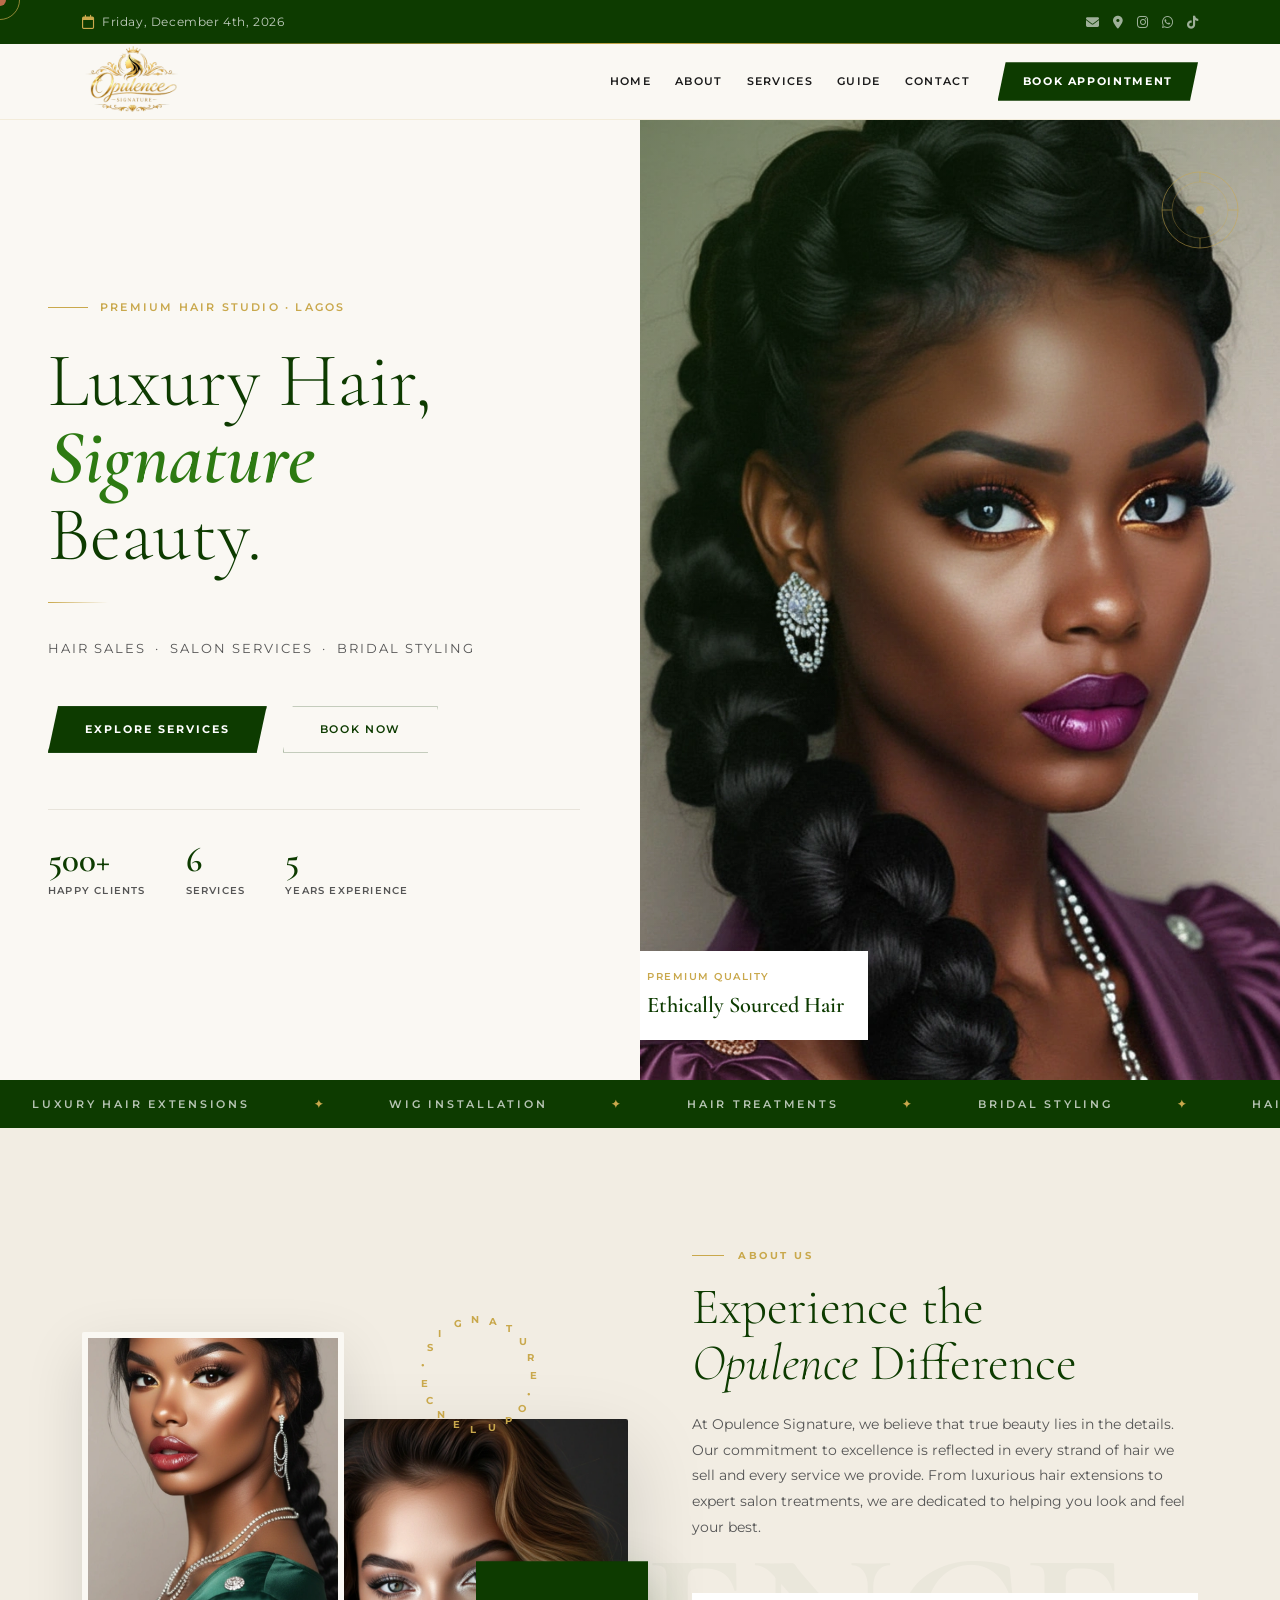
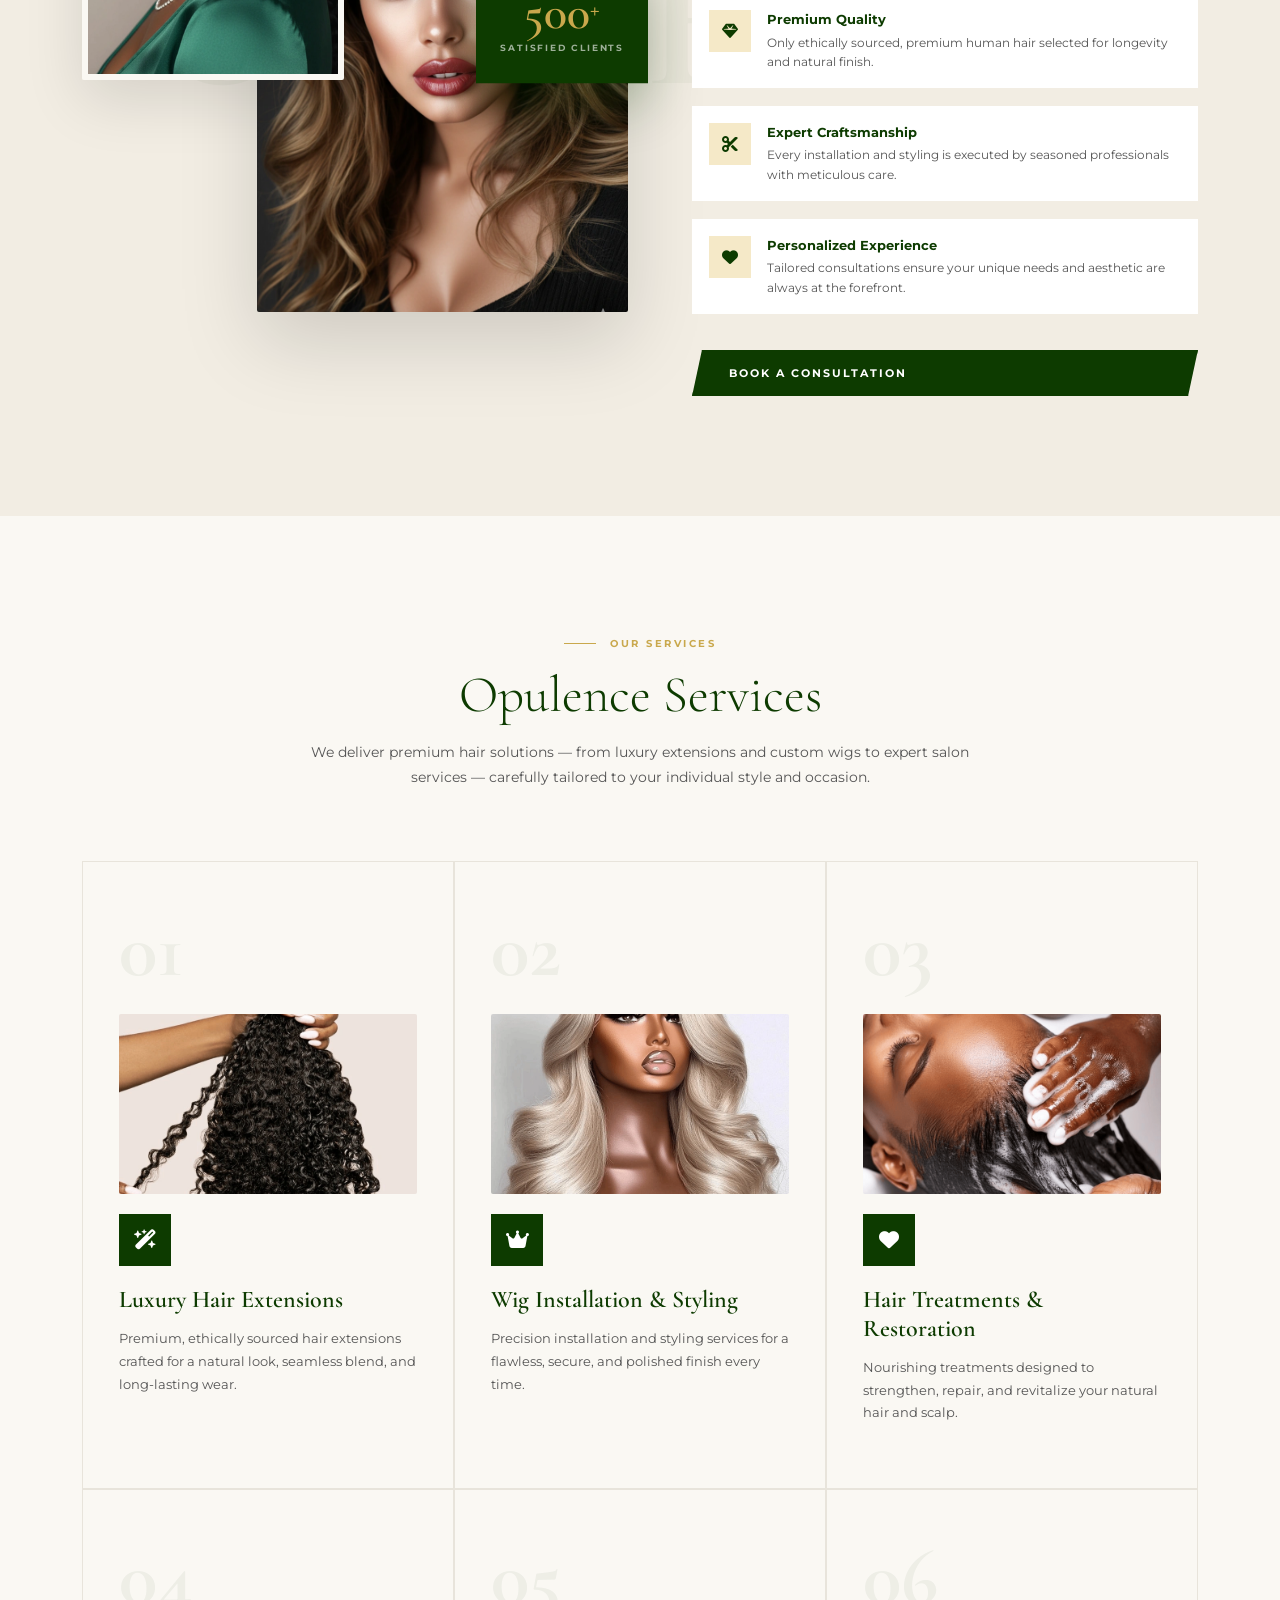
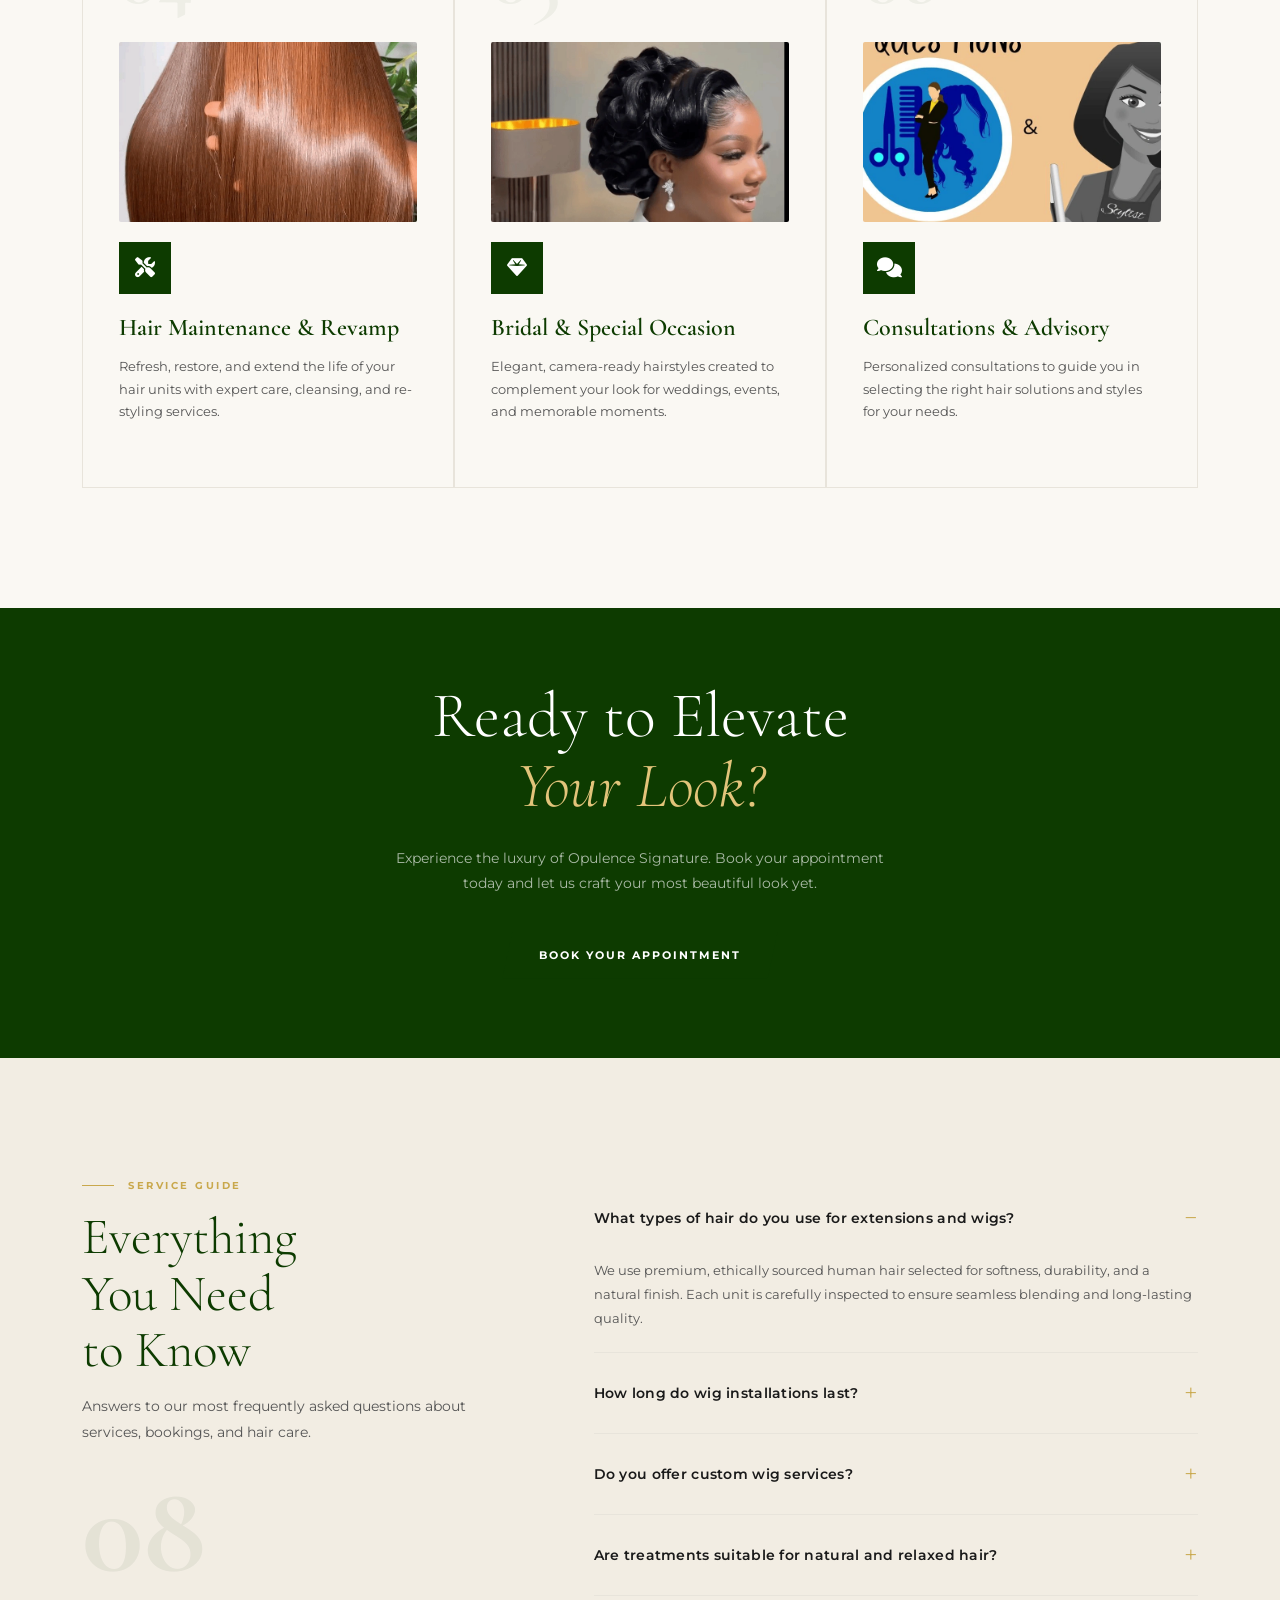
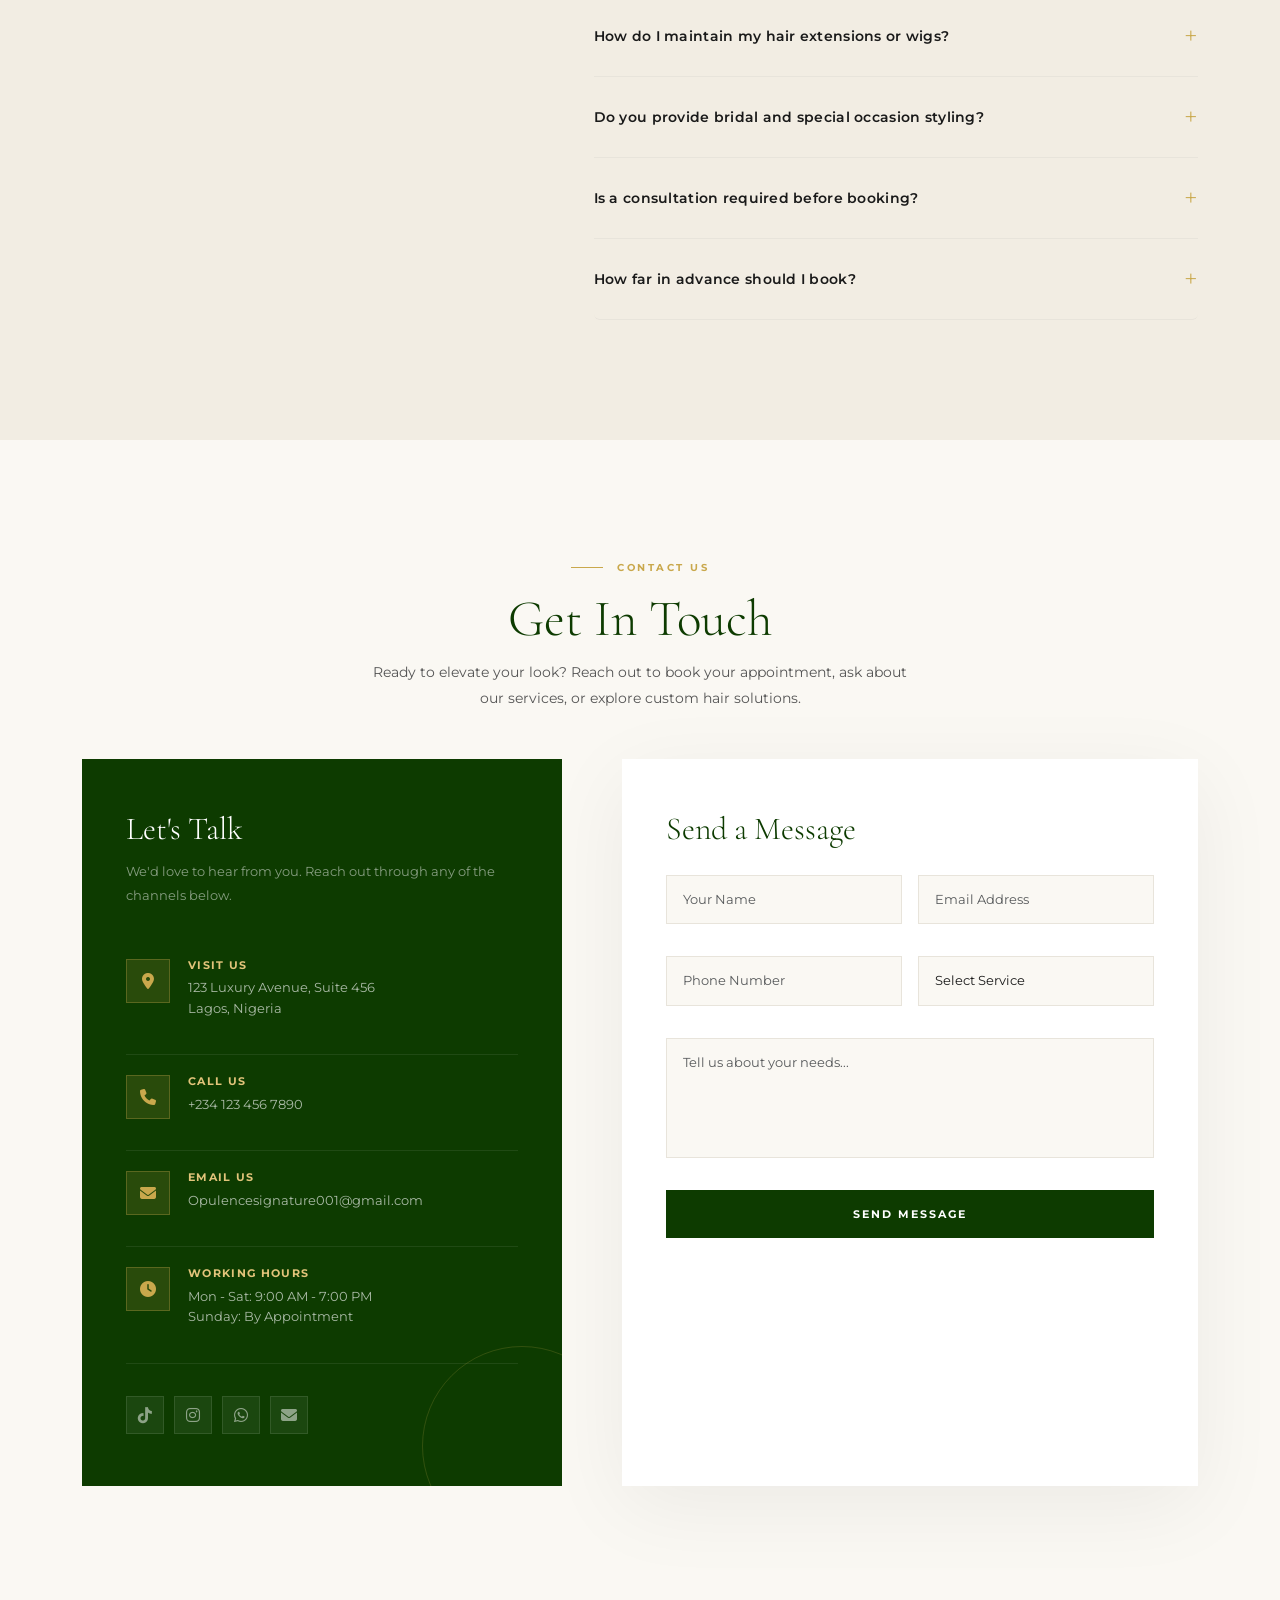
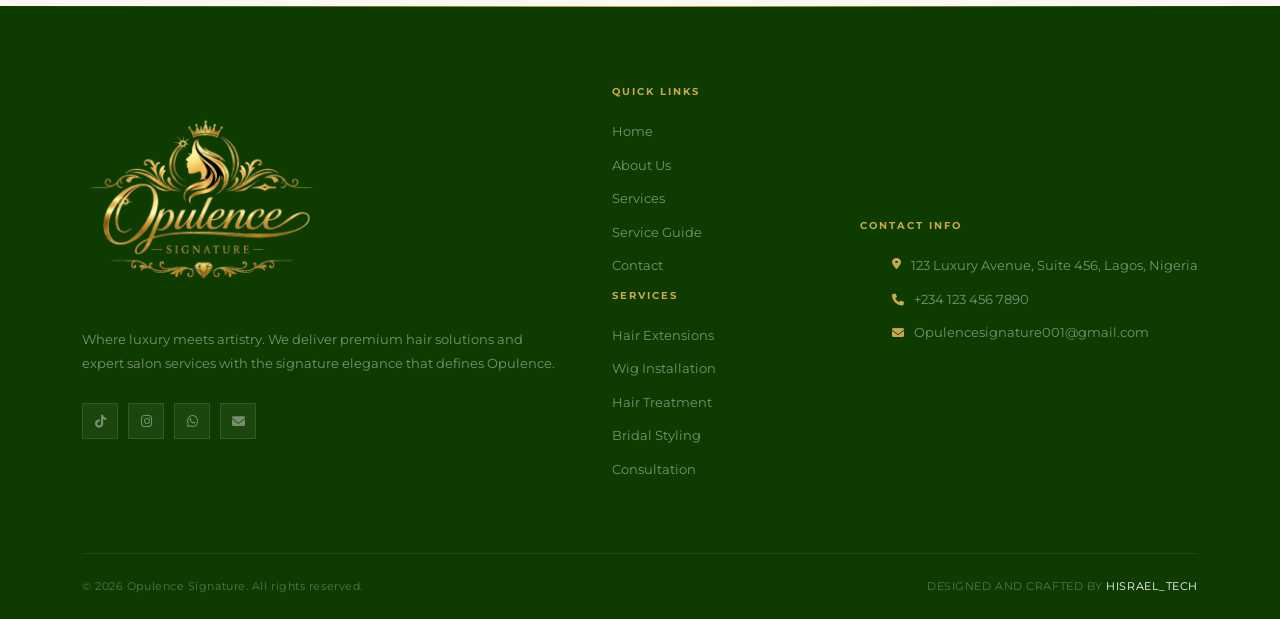
<file: index.html>
<!doctype html>
<html lang="en">
  <head>
    <meta charset="UTF-8" />
    <meta name="viewport" content="width=device-width, initial-scale=1" />
    <title>Opulence Signature — Luxury Hair & Beauty</title>
    <link
      href="https://cdn.jsdelivr.net/npm/bootstrap@5.3.3/dist/css/bootstrap.min.css"
      rel="stylesheet"
    />
    <link rel="icon" href="images/signature.png" />
    <link href="style.css" rel="stylesheet" />
    <link
      rel="stylesheet"
      href="https://cdnjs.cloudflare.com/ajax/libs/font-awesome/6.5.1/css/all.min.css"
    />
  </head>
  <body>
    <!-- Custom Cursor -->
    <div class="cursor" id="cursor"></div>
    <div class="cursor-ring" id="cursorRing"></div>

    <!-- Page Loader -->
    <div id="page-loader">
      <div class="loader-logo">OPULENCE</div>
      <div class="loader-bar-wrap"><div class="loader-bar"></div></div>
    </div>

    <!-- ==================== HEADER ==================== -->
    <header>
      <div class="container">
        <div class="header-row">
          <div class="calendar-head">
            <i class="fa-regular fa-calendar"></i>
            <span id="info"></span>
          </div>
          <div class="socials">
            <a
              href="mailto:opulencesignature001@gmail.com"
              aria-label="Email"
              class="fa-solid fa-envelope"
            ></a>
            <a
              href="#"
              aria-label="Location"
              class="fa-solid fa-location-dot"
            ></a>
            <a
              href="https://www.instagram.com/Opulence_signature"
              aria-label="Instagram"
              class="fa-brands fa-instagram"
            ></a>
            <a
              href="https://wa.me/+2348104240201"
              aria-label="WhatsApp"
              class="fa-brands fa-whatsapp"
            ></a>
            <a
              href="https://www.tiktok.com/@Opulence_signature"
              aria-label="Tiktok"
              class="fa-brands fa-tiktok"
            ></a>
          </div>
        </div>
      </div>
    </header>

    <!-- ==================== NAVBAR ==================== -->
    <nav class="navbar navbar-expand-lg" id="mainNav">
      <div class="container">
        <div class="ioioio">
          <a class="navbar-brand" href="index.html">
            <img src="images/signature.png" alt="" />
          </a>

          <button
            class="navbar-toggler border-0"
            type="button"
            data-bs-toggle="collapse"
            data-bs-target="#opulenceNavbar"
            aria-label="Toggle navigation"
          >
            <span class="navbar-toggler-icon"></span>
          </button>
        </div>

        <div class="collapse navbar-collapse" id="opulenceNavbar">
          <ul class="navbar-nav mx-auto mb-2 mb-lg-0 gap-lg-4">
            <li class="nav-item"><a class="nav-link" href="#">Home</a></li>
            <li class="nav-item">
              <a class="nav-link" href="#about-us">About</a>
            </li>
            <li class="nav-item">
              <a class="nav-link" href="#our-services">Services</a>
            </li>
            <li class="nav-item">
              <a class="nav-link" href="#faq-section">Guide</a>
            </li>
            <li class="nav-item">
              <a class="nav-link" href="#contact-us">Contact</a>
            </li>
          </ul>
          <a class="btn-contact" href="booknow.html">Book Appointment</a>
        </div>
      </div>
    </nav>

    <!-- ==================== HERO ==================== -->
    <section class="hero-section">
      <div class="luxury container-fluid ps-lg-5">
        <div class="hero-eyebrow">
          <div class="hero-eyebrow-line"></div>
          <span>Premium Hair Studio · Lagos</span>
        </div>

        <h1>Luxury Hair,<br /><em>Signature</em><br />Beauty.</h1>

        <div class="hero-divider"></div>

        <p class="hero-sub">
          Hair Sales &nbsp;·&nbsp; Salon Services &nbsp;·&nbsp; Bridal Styling
        </p>

        <div class="hero-cta-group">
          <a class="btn-primary-luxury" href="#our-services"
            ><span>Explore Services</span></a
          >
          <a class="btn-outline-luxury" href="booknow.html">Book Now</a>
        </div>

        <div class="hero-stats">
          <div class="stat-item">
            <span class="stat-number" data-count="500">0</span>
            <span class="stat-label">Happy Clients</span>
          </div>
          <div class="stat-item">
            <span class="stat-number" data-count="6">0</span>
            <span class="stat-label">Services</span>
          </div>
          <div class="stat-item">
            <span class="stat-number" data-count="5">0</span>
            <span class="stat-label">Years Experience</span>
          </div>
        </div>
      </div>

      <div class="hero-image-panel">
        <img
          src="images/hero.webp"
          alt="Luxury hair styling at Opulence Signature"
        />
        <div class="hero-image-overlay"></div>

        <div class="hero-badge">
          <span class="hero-badge-label">Premium Quality</span>
          <span class="hero-badge-value">Ethically Sourced Hair</span>
        </div>

        <!-- Decorative SVG ornament -->
        <svg
          class="hero-ornament"
          viewBox="0 0 80 80"
          fill="none"
          xmlns="http://www.w3.org/2000/svg"
        >
          <circle
            cx="40"
            cy="40"
            r="38"
            stroke="rgba(201,168,76,0.5)"
            stroke-width="1"
          />
          <circle
            cx="40"
            cy="40"
            r="28"
            stroke="rgba(201,168,76,0.3)"
            stroke-width="1"
          />
          <circle cx="40" cy="40" r="4" fill="rgba(201,168,76,0.6)" />
          <line
            x1="40"
            y1="2"
            x2="40"
            y2="12"
            stroke="rgba(201,168,76,0.5)"
            stroke-width="1"
          />
          <line
            x1="40"
            y1="68"
            x2="40"
            y2="78"
            stroke="rgba(201,168,76,0.5)"
            stroke-width="1"
          />
          <line
            x1="2"
            y1="40"
            x2="12"
            y2="40"
            stroke="rgba(201,168,76,0.5)"
            stroke-width="1"
          />
          <line
            x1="68"
            y1="40"
            x2="78"
            y2="40"
            stroke="rgba(201,168,76,0.5)"
            stroke-width="1"
          />
        </svg>
      </div>
    </section>

    <!-- ==================== MARQUEE ==================== -->
    <div class="marquee-strip">
      <div class="marquee-track">
        <span>Luxury Hair Extensions</span><span class="gold">✦</span>
        <span>Wig Installation</span><span class="gold">✦</span>
        <span>Hair Treatments</span><span class="gold">✦</span>
        <span>Bridal Styling</span><span class="gold">✦</span>
        <span>Hair Maintenance</span><span class="gold">✦</span>
        <span>Consultations</span><span class="gold">✦</span>
        <span>Luxury Hair Extensions</span><span class="gold">✦</span>
        <span>Wig Installation</span><span class="gold">✦</span>
        <span>Hair Treatments</span><span class="gold">✦</span>
        <span>Bridal Styling</span><span class="gold">✦</span>
        <span>Hair Maintenance</span><span class="gold">✦</span>
        <span>Consultations</span><span class="gold">✦</span>
      </div>
    </div>

    <!-- ==================== ABOUT ==================== -->
    <section class="below-hero" id="about-us">
      <div class="container">
        <div class="row align-items-center">
          <div class="col-lg-6 reveal-left">
            <div class="about-image-stack">
              <img
                src="images/sec.webp"
                alt="Opulence Signature styling"
                class="about-img-main"
              />
              <img
                src="images/first.webp"
                alt="Luxury hair"
                class="about-img-accent"
              />
              <div class="about-counter-card">
                <span class="big-num"
                  >500<sup style="font-size: 1.5rem">+</sup></span
                >
                <span class="small-label">Satisfied Clients</span>
              </div>
            </div>

            <!-- Spinning badge -->
            <div class="round-text-wrap">
              <div class="round-text">
                <span style="--i: 2">O</span><span style="--i: 3">P</span>
                <span style="--i: 4">U</span><span style="--i: 5">L</span>
                <span style="--i: 6">E</span><span style="--i: 7">N</span>
                <span style="--i: 8">C</span><span style="--i: 9">E</span>
                <span style="--i: 10">•</span><span style="--i: 11">S</span>
                <span style="--i: 12">I</span><span style="--i: 13">G</span>
                <span style="--i: 14">N</span><span style="--i: 15">A</span>
                <span style="--i: 16">T</span><span style="--i: 17">U</span>
                <span style="--i: 18">R</span><span style="--i: 19">E</span>
                <span style="--i: 20">•</span>
              </div>
            </div>
          </div>

          <div class="col-lg-6 reveal-right">
            <div class="about-content">
              <div class="section-eyebrow">
                <div class="section-eyebrow-line"></div>
                <span>About Us</span>
              </div>
              <h2 class="section-title" style="margin-bottom: 20px">
                Experience the<br /><em style="font-style: italic">Opulence</em>
                Difference
              </h2>
              <p class="section-body">
                At Opulence Signature, we believe that true beauty lies in the
                details. Our commitment to excellence is reflected in every
                strand of hair we sell and every service we provide. From
                luxurious hair extensions to expert salon treatments, we are
                dedicated to helping you look and feel your best.
              </p>

              <div class="about-features">
                <div class="about-feature reveal delay-1">
                  <div class="about-feature-icon">
                    <i class="fa-solid fa-gem"></i>
                  </div>
                  <div>
                    <div class="about-feature-title">Premium Quality</div>
                    <div class="about-feature-desc">
                      Only ethically sourced, premium human hair selected for
                      longevity and natural finish.
                    </div>
                  </div>
                </div>
                <div class="about-feature reveal delay-2">
                  <div class="about-feature-icon">
                    <i class="fa-solid fa-scissors"></i>
                  </div>
                  <div>
                    <div class="about-feature-title">Expert Craftsmanship</div>
                    <div class="about-feature-desc">
                      Every installation and styling is executed by seasoned
                      professionals with meticulous care.
                    </div>
                  </div>
                </div>
                <div class="about-feature reveal delay-3">
                  <div class="about-feature-icon">
                    <i class="fa-solid fa-heart"></i>
                  </div>
                  <div>
                    <div class="about-feature-title">
                      Personalized Experience
                    </div>
                    <div class="about-feature-desc">
                      Tailored consultations ensure your unique needs and
                      aesthetic are always at the forefront.
                    </div>
                  </div>
                </div>
              </div>

              <a
                href="booknow.html"
                class="btn-primary-luxury d-inline-block mt-4"
                style="margin-top: 36px !important"
                ><span>Book a Consultation</span></a
              >
            </div>
          </div>
        </div>
      </div>
    </section>

    <!-- ==================== SERVICES ==================== -->
    <section class="service" id="our-services">
      <div class="container">
        <div class="service-header reveal">
          <div class="section-eyebrow">
            <div class="section-eyebrow-line"></div>
            <span>Our Services</span>
          </div>
          <h2 class="section-title">Opulence Services</h2>
          <p class="section-body">
            We deliver premium hair solutions — from luxury extensions and
            custom wigs to expert salon services — carefully tailored to your
            individual style and occasion.
          </p>
        </div>

        <div class="services-grid">
          <div class="service-item reveal delay-1">
            <div class="service-item-num">01</div>
            <img
              src="images/extension.webp"
              class="service-item-img"
              alt="Hair Extensions"
            />
            <div class="service-item-icon">
              <i class="fa-solid fa-wand-magic-sparkles"></i>
            </div>
            <h4>Luxury Hair Extensions</h4>
            <p>
              Premium, ethically sourced hair extensions crafted for a natural
              look, seamless blend, and long-lasting wear.
            </p>
            <!-- <div class="service-item-arrow">
              <span>Learn More</span><i class="fa-solid fa-arrow-right"></i>
            </div> -->
          </div>

          <div class="service-item reveal delay-2">
            <div class="service-item-num">02</div>
            <img
              src="images/wig.webp"
              class="service-item-img"
              alt="Wig Installation"
            />
            <div class="service-item-icon">
              <i class="fa-solid fa-crown"></i>
            </div>
            <h4>Wig Installation & Styling</h4>
            <p>
              Precision installation and styling services for a flawless,
              secure, and polished finish every time.
            </p>
            <!-- <div class="service-item-arrow">
              <span>Learn More</span><i class="fa-solid fa-arrow-right"></i>
            </div> -->
          </div>

          <div class="service-item reveal delay-3">
            <div class="service-item-num">03</div>
            <img
              src="images/treatment.png"
              class="service-item-img"
              alt="Hair Treatment"
            />
            <div class="service-item-icon">
              <i class="fa-solid fa-heart"></i>
            </div>
            <h4>Hair Treatments & Restoration</h4>
            <p>
              Nourishing treatments designed to strengthen, repair, and
              revitalize your natural hair and scalp.
            </p>
            <!-- <div class="service-item-arrow">
              <span>Learn More</span><i class="fa-solid fa-arrow-right"></i>
            </div> -->
          </div>

          <div class="service-item reveal delay-1">
            <div class="service-item-num">04</div>
            <img
              src="images/revamp.webp"
              class="service-item-img"
              alt="Hair Maintenance"
            />
            <div class="service-item-icon">
              <i class="fa-solid fa-screwdriver-wrench"></i>
            </div>
            <h4>Hair Maintenance & Revamp</h4>
            <p>
              Refresh, restore, and extend the life of your hair units with
              expert care, cleansing, and re-styling services.
            </p>
            <!-- <div class="service-item-arrow">
              <span>Learn More</span><i class="fa-solid fa-arrow-right"></i>
            </div> -->
          </div>

          <div class="service-item reveal delay-2">
            <div class="service-item-num">05</div>
            <img
              src="images/bride.webp"
              class="service-item-img"
              alt="Bridal Styling"
            />
            <div class="service-item-icon"><i class="fa-solid fa-gem"></i></div>
            <h4>Bridal & Special Occasion</h4>
            <p>
              Elegant, camera-ready hairstyles created to complement your look
              for weddings, events, and memorable moments.
            </p>
            <!-- <div class="service-item-arrow">
              <span>Learn More</span><i class="fa-solid fa-arrow-right"></i>
            </div> -->
          </div>

          <div class="service-item reveal delay-3">
            <div class="service-item-num">06</div>
            <img
              src="images/consult.webp"
              class="service-item-img"
              alt="Consultation"
            />
            <div class="service-item-icon">
              <i class="fa-solid fa-comments"></i>
            </div>
            <h4>Consultations & Advisory</h4>
            <p>
              Personalized consultations to guide you in selecting the right
              hair solutions and styles for your needs.
            </p>
            <!-- <div class="service-item-arrow">
              <span>Learn More</span><i class="fa-solid fa-arrow-right"></i>
            </div> -->
          </div>
        </div>
      </div>
    </section>

    <!-- ==================== PARALLAX BANNER ==================== -->
    <div class="parallax-banner">
      <div class="parallax-bg" id="parallaxBg"></div>
      <div class="parallax-content reveal">
        <h2>Ready to Elevate<br /><em>Your Look?</em></h2>
        <p>
          Experience the luxury of Opulence Signature. Book your appointment
          today and let us craft your most beautiful look yet.
        </p>
        <a href="booknow.html" class="btn-primary-luxury"
          ><span>Book Your Appointment</span></a
        >
      </div>
    </div>

    <!-- ==================== FAQ ==================== -->
    <section class="faq-section" id="faq-section">
      <div class="container">
        <div class="faq-layout">
          <div class="faq-sticky reveal-left">
            <div class="section-eyebrow">
              <div class="section-eyebrow-line"></div>
              <span>Service Guide</span>
            </div>
            <h2 class="section-title">Everything<br />You Need<br />to Know</h2>
            <p class="section-body" style="margin-top: 16px">
              Answers to our most frequently asked questions about services,
              bookings, and hair care.
            </p>
            <div class="faq-count">08</div>
          </div>

          <div class="reveal-right">
            <div class="accordion" id="accordionFAQ">
              <div class="accordion-item">
                <div class="accordion-header">
                  <button
                    class="accordion-button"
                    type="button"
                    data-bs-toggle="collapse"
                    data-bs-target="#faq1"
                  >
                    What types of hair do you use for extensions and wigs?
                  </button>
                </div>
                <div
                  id="faq1"
                  class="accordion-collapse collapse show"
                  data-bs-parent="#accordionFAQ"
                >
                  <div class="accordion-body">
                    We use premium, ethically sourced human hair selected for
                    softness, durability, and a natural finish. Each unit is
                    carefully inspected to ensure seamless blending and
                    long-lasting quality.
                  </div>
                </div>
              </div>
              <div class="accordion-item">
                <div class="accordion-header">
                  <button
                    class="accordion-button collapsed"
                    type="button"
                    data-bs-toggle="collapse"
                    data-bs-target="#faq2"
                  >
                    How long do wig installations last?
                  </button>
                </div>
                <div
                  id="faq2"
                  class="accordion-collapse collapse"
                  data-bs-parent="#accordionFAQ"
                >
                  <div class="accordion-body">
                    Wig installations typically last 2-4 weeks, depending on
                    your lifestyle, maintenance routine, and installation
                    method. We provide aftercare guidance to help extend
                    longevity.
                  </div>
                </div>
              </div>
              <div class="accordion-item">
                <div class="accordion-header">
                  <button
                    class="accordion-button collapsed"
                    type="button"
                    data-bs-toggle="collapse"
                    data-bs-target="#faq3"
                  >
                    Do you offer custom wig services?
                  </button>
                </div>
                <div
                  id="faq3"
                  class="accordion-collapse collapse"
                  data-bs-parent="#accordionFAQ"
                >
                  <div class="accordion-body">
                    Yes. We create custom wigs tailored to your head size,
                    preferred texture, color, and density, ensuring a perfect
                    fit and a truly personalized look.
                  </div>
                </div>
              </div>
              <div class="accordion-item">
                <div class="accordion-header">
                  <button
                    class="accordion-button collapsed"
                    type="button"
                    data-bs-toggle="collapse"
                    data-bs-target="#faq4"
                  >
                    Are treatments suitable for natural and relaxed hair?
                  </button>
                </div>
                <div
                  id="faq4"
                  class="accordion-collapse collapse"
                  data-bs-parent="#accordionFAQ"
                >
                  <div class="accordion-body">
                    Absolutely. Our hair treatments are designed to support
                    natural, relaxed, and transitioning hair, focusing on scalp
                    health, moisture balance, and hair restoration.
                  </div>
                </div>
              </div>
              <div class="accordion-item">
                <div class="accordion-header">
                  <button
                    class="accordion-button collapsed"
                    type="button"
                    data-bs-toggle="collapse"
                    data-bs-target="#faq5"
                  >
                    How do I maintain my hair extensions or wigs?
                  </button>
                </div>
                <div
                  id="faq5"
                  class="accordion-collapse collapse"
                  data-bs-parent="#accordionFAQ"
                >
                  <div class="accordion-body">
                    We recommend gentle cleansing, proper storage, minimal heat
                    use, and regular maintenance appointments. Our Hair
                    Maintenance & Revamp service is ideal for keeping your units
                    in excellent condition.
                  </div>
                </div>
              </div>
              <div class="accordion-item">
                <div class="accordion-header">
                  <button
                    class="accordion-button collapsed"
                    type="button"
                    data-bs-toggle="collapse"
                    data-bs-target="#faq6"
                  >
                    Do you provide bridal and special occasion styling?
                  </button>
                </div>
                <div
                  id="faq6"
                  class="accordion-collapse collapse"
                  data-bs-parent="#accordionFAQ"
                >
                  <div class="accordion-body">
                    Yes. We offer bridal and event styling services tailored to
                    your outfit, theme, and personal style, ensuring an elegant,
                    camera-ready finish for your special day.
                  </div>
                </div>
              </div>
              <div class="accordion-item">
                <div class="accordion-header">
                  <button
                    class="accordion-button collapsed"
                    type="button"
                    data-bs-toggle="collapse"
                    data-bs-target="#faq7"
                  >
                    Is a consultation required before booking?
                  </button>
                </div>
                <div
                  id="faq7"
                  class="accordion-collapse collapse"
                  data-bs-parent="#accordionFAQ"
                >
                  <div class="accordion-body">
                    Consultations are highly recommended, especially for custom
                    wigs, treatments, and bridal services. This allows us to
                    assess your needs and deliver the best results.
                  </div>
                </div>
              </div>
              <div class="accordion-item">
                <div class="accordion-header">
                  <button
                    class="accordion-button collapsed"
                    type="button"
                    data-bs-toggle="collapse"
                    data-bs-target="#faq8"
                  >
                    How far in advance should I book?
                  </button>
                </div>
                <div
                  id="faq8"
                  class="accordion-collapse collapse"
                  data-bs-parent="#accordionFAQ"
                >
                  <div class="accordion-body">
                    We advise booking at least 1-2 weeks in advance. Bridal and
                    special occasion services should be scheduled earlier to
                    secure your preferred date.
                  </div>
                </div>
              </div>
            </div>
          </div>
        </div>
      </div>
    </section>

    <!-- ==================== CONTACT ==================== -->
    <section class="contact-section" id="contact-us">
      <div class="container">
        <div class="text-center mb-5 reveal">
          <div class="section-eyebrow" style="justify-content: center">
            <div class="section-eyebrow-line"></div>
            <span>Contact Us</span>
          </div>
          <h2 class="section-title">Get In Touch</h2>
          <p class="section-body" style="max-width: 560px; margin: 12px auto 0">
            Ready to elevate your look? Reach out to book your appointment, ask
            about our services, or explore custom hair solutions.
          </p>
        </div>

        <div class="contact-layout">
          <div class="contact-info-panel reveal-left">
            <h3 class="section-title" style="font-size: 2rem">Let's Talk</h3>
            <p
              class="section-body"
              style="
                color: rgba(255, 255, 255, 0.5);
                margin-top: 8px;
                margin-bottom: 32px;
                font-size: 13px;
              "
            >
              We'd love to hear from you. Reach out through any of the channels
              below.
            </p>

            <div class="contact-item">
              <div class="contact-icon">
                <i class="fa-solid fa-location-dot"></i>
              </div>
              <div class="contact-details">
                <h5>Visit Us</h5>
                <p>123 Luxury Avenue, Suite 456<br />Lagos, Nigeria</p>
              </div>
            </div>
            <div class="contact-item">
              <div class="contact-icon"><i class="fa-solid fa-phone"></i></div>
              <div class="contact-details">
                <h5>Call Us</h5>
                <p><a href="tel:+2341234567890">+234 123 456 7890</a></p>
              </div>
            </div>
            <div class="contact-item">
              <div class="contact-icon">
                <i class="fa-solid fa-envelope"></i>
              </div>
              <div class="contact-details">
                <h5>Email Us</h5>
                <p>
                  <a href="mailto:Opulencesignature001@gmail.com"
                    >Opulencesignature001@gmail.com</a
                  >
                </p>
              </div>
            </div>
            <div class="contact-item">
              <div class="contact-icon"><i class="fa-solid fa-clock"></i></div>
              <div class="contact-details">
                <h5>Working Hours</h5>
                <p>Mon - Sat: 9:00 AM - 7:00 PM<br />Sunday: By Appointment</p>
              </div>
            </div>

            <div class="social-links">
              <a
                href="https://www.tiktok.com/@Opulence_signature"
                class="social-link"
                aria-label="Tiktok"
                ><i class="fa-brands fa-tiktok"></i
              ></a>
              <a
                href="https://www.instagram.com/Opulence_signature"
                class="social-link"
                aria-label="Instagram"
                ><i class="fa-brands fa-instagram"></i
              ></a>
              <a
                href="https://wa.me/+2348104240201"
                class="social-link"
                aria-label="WhatsApp"
                ><i class="fa-brands fa-whatsapp"></i
              ></a>
              <a
                href="mailto:Opulencesignature001@gmail.com"
                class="social-link"
                aria-label=""
                ><i class="fa-solid fa-envelope"></i
              ></a>
            </div>
          </div>

          <div class="contact-form-panel reveal-right">
            <h3
              class="section-title"
              style="font-size: 2rem; margin-bottom: 28px"
            >
              Send a Message
            </h3>
            <form class="contact-form" id="contactForm">
              <div class="row g-3 mb-0">
                <div class="col-md-6">
                  <input
                    type="text"
                    class="form-control"
                    placeholder="Your Name"
                    required
                  />
                </div>
                <div class="col-md-6">
                  <input
                    type="email"
                    class="form-control"
                    placeholder="Email Address"
                    required
                  />
                </div>
                <div class="col-md-6">
                  <input
                    type="tel"
                    class="form-control"
                    placeholder="Phone Number"
                  />
                </div>
                <div class="col-md-6">
                  <select class="form-select">
                    <option value="" disabled selected>Select Service</option>
                    <option>Luxury Hair Extensions</option>
                    <option>Wig Installation & Styling</option>
                    <option>Hair Treatments & Restoration</option>
                    <option>Hair Maintenance & Revamp</option>
                    <option>Bridal & Special Occasion</option>
                    <option>Consultation</option>
                  </select>
                </div>
                <div class="col-12">
                  <textarea
                    class="form-control"
                    placeholder="Tell us about your needs..."
                    style="min-height: 120px; resize: none"
                  ></textarea>
                </div>
                <div class="col-12">
                  <button type="submit" class="btn-submit">
                    <span>Send Message</span>
                  </button>
                </div>
              </div>
            </form>
          </div>
        </div>
      </div>
    </section>

    <!-- ==================== FOOTER ==================== -->
    <footer class="footer">
      <div class="container">
        <div class="footer-grid">
          <div>
            <a href="#" class="footer-logo">
              <img src="images/signature.png" alt="" />
            </a>
            <p class="footer-description">
              Where luxury meets artistry. We deliver premium hair solutions and
              expert salon services with the signature elegance that defines
              Opulence.
            </p>
            <div class="footer-socials">
              <a
                href="https://www.tiktok.com/@Opulence_signature"
                class="footer-social-link"
                ><i class="fa-brands fa-tiktok"></i
              ></a>
              <a
                href="https://www.instagram.com/Opulence_signature"
                class="footer-social-link"
                ><i class="fa-brands fa-instagram"></i
              ></a>
              <a href="https://wa.me/+2348104240201" class="footer-social-link"
                ><i class="fa-brands fa-whatsapp"></i
              ></a>
              <a
                href="mailto:opulencesignature001@gmail.com"
                class="footer-social-link"
                ><i class="fa-solid fa-envelope"></i
              ></a>
            </div>
          </div>
          <div class="footlinks">
            <div class="mobilefoot">
              <div>
                <h5>Quick Links</h5>
                <ul class="footer-links">
                  <li><a href="#">Home</a></li>
                  <li><a href="#about-us">About Us</a></li>
                  <li><a href="#our-services">Services</a></li>
                  <li><a href="#faq-section">Service Guide</a></li>
                  <li><a href="#contact-us">Contact</a></li>
                </ul>
              </div>

              <div>
                <h5>Services</h5>
                <ul class="footer-links">
                  <li><a href="#">Hair Extensions</a></li>
                  <li><a href="#">Wig Installation</a></li>
                  <li><a href="#">Hair Treatment</a></li>
                  <li><a href="#">Bridal Styling</a></li>
                  <li><a href="#">Consultation</a></li>
                </ul>
              </div>
            </div>

            <div>
              <h5>Contact Info</h5>
              <ul>
                <li
                  style="
                    display: flex;
                    gap: 10px;
                    align-items: flex-start;
                    margin-bottom: 14px;
                    font-size: 13px;
                    color: rgba(255, 255, 255, 0.45);
                  "
                >
                  <i
                    class="fa-solid fa-location-dot"
                    style="color: #c9a84c; font-size: 12px; margin-top: 2px"
                  ></i>
                  123 Luxury Avenue, Suite 456, Lagos, Nigeria
                </li>
                <li
                  style="
                    display: flex;
                    gap: 10px;
                    align-items: center;
                    margin-bottom: 14px;
                    font-size: 13px;
                    color: rgba(255, 255, 255, 0.45);
                  "
                >
                  <i
                    class="fa-solid fa-phone"
                    style="color: #c9a84c; font-size: 12px"
                  ></i>
                  +234 123 456 7890
                </li>
                <li
                  style="
                    display: flex;
                    gap: 10px;
                    align-items: center;
                    font-size: 13px;
                    color: rgba(255, 255, 255, 0.45);
                  "
                >
                  <i
                    class="fa-solid fa-envelope"
                    style="color: #c9a84c; font-size: 12px"
                  ></i>
                  Opulencesignature001@gmail.com
                </li>
              </ul>
            </div>
          </div>
        </div>

        <div class="footer-bottom">
          <p>© 2026 Opulence Signature. All rights reserved.</p>
          <p>
            DESIGNED AND CRAFTED BY
            <a href="https://wa.me/+2348180980419" class="text-white"
              >HISRAEL_TECH</a
            >
          </p>
        </div>
      </div>
    </footer>

    <script src="https://cdn.jsdelivr.net/npm/bootstrap@5.3.3/dist/js/bootstrap.bundle.min.js"></script>
    <script>
      // ===== PAGE LOADER =====
      window.addEventListener("load", () => {
        setTimeout(() => {
          document.getElementById("page-loader").classList.add("loaded");
          document.body.style.overflow = "";
        }, 1800);
      });
      document.body.style.overflow = "hidden";

      // ===== CUSTOM CURSOR =====
      const cursor = document.getElementById("cursor");
      const cursorRing = document.getElementById("cursorRing");
      let mouseX = 0,
        mouseY = 0,
        ringX = 0,
        ringY = 0;

      document.addEventListener("mousemove", (e) => {
        mouseX = e.clientX;
        mouseY = e.clientY;
        cursor.style.left = mouseX + "px";
        cursor.style.top = mouseY + "px";
      });

      function animateRing() {
        ringX += (mouseX - ringX) * 0.12;
        ringY += (mouseY - ringY) * 0.12;
        cursorRing.style.left = ringX + "px";
        cursorRing.style.top = ringY + "px";
        requestAnimationFrame(animateRing);
      }
      animateRing();

      document
        .querySelectorAll(
          "a, button, .service-item, .service-card, .time-slot, .about-feature",
        )
        .forEach((el) => {
          el.addEventListener("mouseenter", () => {
            cursor.classList.add("hovered");
            cursorRing.classList.add("hovered");
          });
          el.addEventListener("mouseleave", () => {
            cursor.classList.remove("hovered");
            cursorRing.classList.remove("hovered");
          });
        });

      // ===== NAVBAR SCROLL =====
      const nav = document.getElementById("mainNav");
      window.addEventListener("scroll", () => {
        nav.classList.toggle("scrolled", window.scrollY > 50);
      });

      // ===== DATE IN HEADER =====
      const today = new Date(
        new Date().toLocaleString("en-US", { timeZone: "Africa/Lagos" }),
      );
      const dayName = today.toLocaleString("en-US", { weekday: "long" });
      const monthName = today.toLocaleString("en-US", { month: "long" });
      const dayNumber = today.getDate();
      const year = today.getFullYear();
      function getOrdinal(n) {
        if (n > 3 && n < 21) return "th";
        switch (n % 10) {
          case 1:
            return "st";
          case 2:
            return "nd";
          case 3:
            return "rd";
          default:
            return "th";
        }
      }
      document.getElementById("info").textContent =
        `${dayName}, ${monthName} ${dayNumber}${getOrdinal(dayNumber)}, ${year}`;

      // ===== SCROLL REVEAL =====
      const revealObserver = new IntersectionObserver(
        (entries) => {
          entries.forEach((entry) => {
            if (entry.isIntersecting) {
              entry.target.classList.add("visible");
            }
          });
        },
        { threshold: 0.12, rootMargin: "0px 0px -40px 0px" },
      );

      document
        .querySelectorAll(".reveal, .reveal-left, .reveal-right")
        .forEach((el) => revealObserver.observe(el));

      // ===== COUNTER ANIMATION =====
      function animateCounter(el) {
        const target = parseInt(el.dataset.count);
        const suffix = target >= 100 ? "+" : "";
        let current = 0;
        const step = target / 50;
        const timer = setInterval(() => {
          current += step;
          if (current >= target) {
            current = target;
            clearInterval(timer);
          }
          el.textContent = Math.floor(current) + suffix;
        }, 30);
      }

      const statObserver = new IntersectionObserver(
        (entries) => {
          entries.forEach((entry) => {
            if (entry.isIntersecting) {
              animateCounter(entry.target);
              statObserver.unobserve(entry.target);
            }
          });
        },
        { threshold: 0.5 },
      );

      document
        .querySelectorAll(".stat-number")
        .forEach((el) => statObserver.observe(el));

      // ===== PARALLAX =====
      const parallaxBg = document.getElementById("parallaxBg");
      if (parallaxBg) {
        window.addEventListener(
          "scroll",
          () => {
            const scrollY = window.scrollY;
            const banner = parallaxBg.closest(".parallax-banner");
            if (!banner) return;
            const rect = banner.getBoundingClientRect();
            const offset = rect.top * 0.3;
            parallaxBg.style.transform = `translateY(${offset}px)`;
          },
          { passive: true },
        );
      }

      // ===== CONTACT FORM FEEDBACK =====
      document
        .getElementById("contactForm")
        ?.addEventListener("submit", function (e) {
          e.preventDefault();
          const btn = this.querySelector(".btn-submit");
          btn.innerHTML =
            '<span><i class="fa-solid fa-check"></i> Message Sent!</span>';
          btn.style.background = "#4caf50";
          setTimeout(() => {
            btn.innerHTML = "<span>Send Message</span>";
            btn.style.background = "";
            this.reset();
          }, 3000);
        });
    </script>
  </body>
</html>
</file>
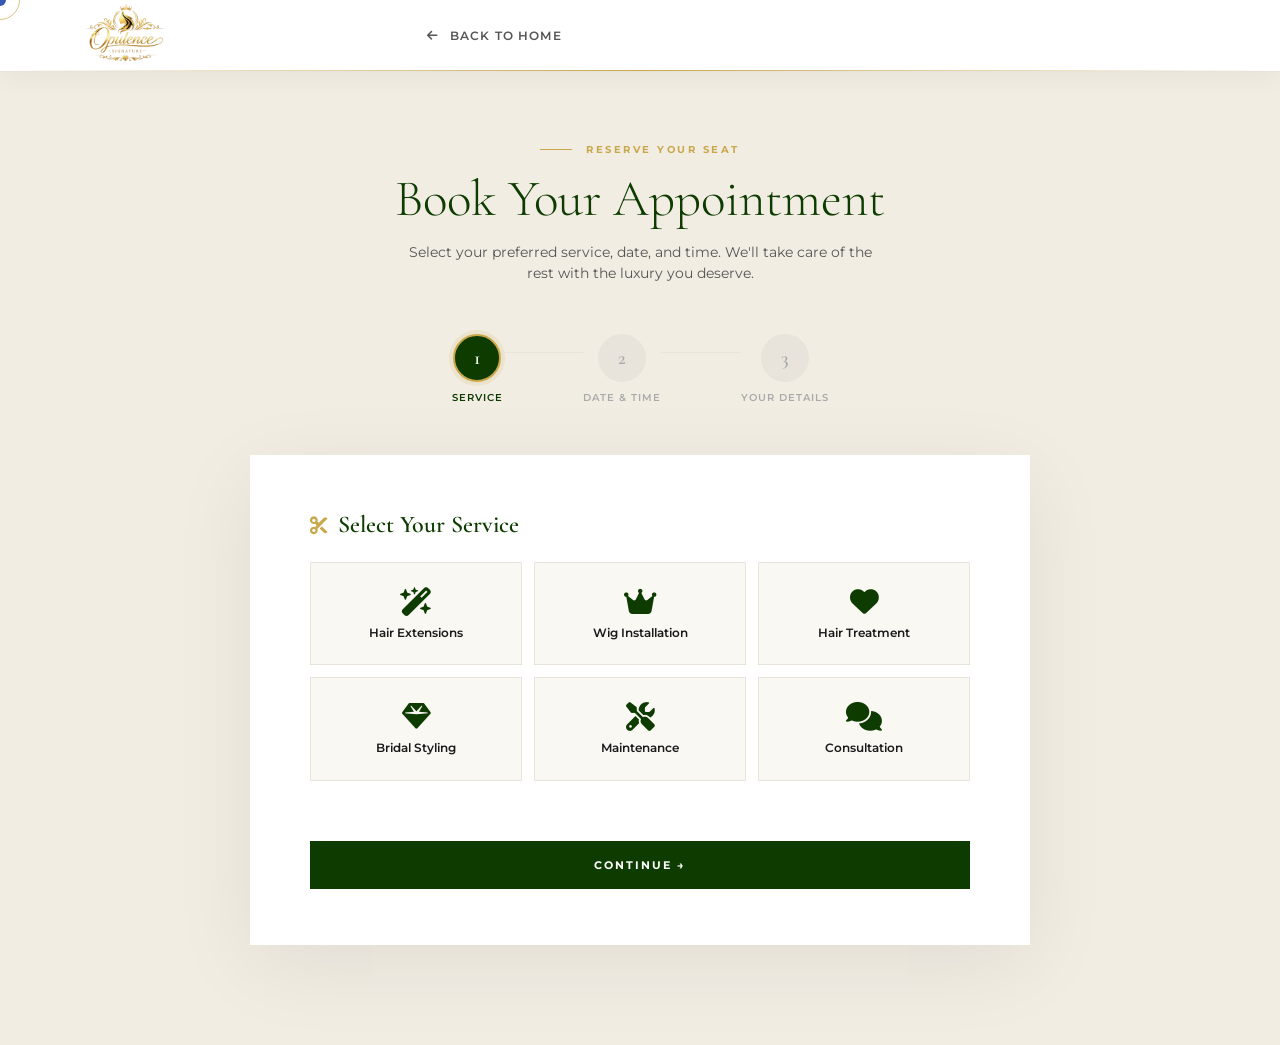
<file: booknow.html>
<!doctype html>
<html lang="en">
  <head>
    <meta charset="UTF-8" />
    <meta name="viewport" content="width=device-width, initial-scale=1.0" />
    <title>Book Appointment - Opulence Signature</title>
    <link
      href="https://cdn.jsdelivr.net/npm/bootstrap@5.3.3/dist/css/bootstrap.min.css"
      rel="stylesheet"
    />
    <link
      rel="stylesheet"
      href="https://cdnjs.cloudflare.com/ajax/libs/font-awesome/6.5.1/css/all.min.css"
    />
    <link rel="stylesheet" href="style.css" />
    <link rel="icon" href="images/signature.png" />
  </head>
  <body class="booking-body">
    <!-- Custom Cursor -->
    <div class="cursor" id="cursor"></div>
    <div class="cursor-ring" id="cursorRing"></div>

    <!-- Header -->
    <header class="booking-header">
      <div class="container">
        <div class="booking-wrap">
          <a href="index.html" class="logo">
            <img src="images/signature.png" alt="" class="signature" />
          </a>
          <a href="index.html" class="back-link">
            <i class="fa-solid fa-arrow-left"></i> Back to Home
          </a>
        </div>
      </div>
    </header>

    <!-- Booking Section -->
    <section class="booking-section">
      <div class="container">
        <div class="booking-hero">
          <div
            class="section-eyebrow"
            style="justify-content: center; margin-bottom: 12px"
          >
            <div class="section-eyebrow-line"></div>
            <span>Reserve Your Seat</span>
          </div>
          <h1>Book Your Appointment</h1>
          <p>
            Select your preferred service, date, and time. We'll take care of
            the rest with the luxury you deserve.
          </p>
        </div>

        <!-- Progress Steps -->
        <div class="progress-steps">
          <div class="step active" id="step1-indicator">
            <div class="step-number">1</div>
            <div class="step-label">Service</div>
          </div>
          <div class="step-line" id="line1"></div>
          <div class="step" id="step2-indicator">
            <div class="step-number">2</div>
            <div class="step-label">Date & Time</div>
          </div>
          <div class="step-line" id="line2"></div>
          <div class="step" id="step3-indicator">
            <div class="step-number">3</div>
            <div class="step-label">Your Details</div>
          </div>
        </div>

        <!-- Booking Form Card -->
        <div class="booking-card">
          <form id="bookingForm">
            <!-- Step 1 -->
            <div
              id="step1"
              class="form-step"
              style="animation: fadeUp 0.5s ease both"
            >
              <div class="form-section">
                <h3>
                  <i class="fa-solid fa-scissors"></i> Select Your Service
                </h3>
                <div class="service-grid">
                  <div class="service-card" data-service="Hair Extensions">
                    <i class="fa-solid fa-wand-magic-sparkles"></i>
                    <h5>Hair Extensions</h5>
                  </div>
                  <div class="service-card" data-service="Wig Installation">
                    <i class="fa-solid fa-crown"></i>
                    <h5>Wig Installation</h5>
                  </div>
                  <div class="service-card" data-service="Hair Treatment">
                    <i class="fa-solid fa-heart"></i>
                    <h5>Hair Treatment</h5>
                  </div>
                  <div class="service-card" data-service="Bridal Styling">
                    <i class="fa-solid fa-gem"></i>
                    <h5>Bridal Styling</h5>
                  </div>
                  <div class="service-card" data-service="Maintenance">
                    <i class="fa-solid fa-screwdriver-wrench"></i>
                    <h5>Maintenance</h5>
                  </div>
                  <div class="service-card" data-service="Consultation">
                    <i class="fa-solid fa-comments"></i>
                    <h5>Consultation</h5>
                  </div>
                </div>
              </div>
              <button type="button" class="btn-booking" onclick="nextStep(2)">
                Continue →
              </button>
            </div>

            <!-- Step 2 -->
            <div id="step2" class="form-step" style="display: none">
              <div class="form-section">
                <h3>
                  <i class="fa-solid fa-calendar-days"></i> Choose Date & Time
                </h3>
                <div class="row mb-4 g-3">
                  <div class="col-md-6">
                    <label class="form-label">Preferred Date</label>
                    <input
                      type="date"
                      class="form-control"
                      id="appointmentDate"
                      required
                    />
                  </div>
                  <div class="col-md-6">
                    <label class="form-label">Estimated Duration</label>
                    <select class="form-select" id="duration">
                      <option value="1">1 Hour</option>
                      <option value="2">2 Hours</option>
                      <option value="3">3 Hours</option>
                      <option value="4">4+ Hours</option>
                    </select>
                  </div>
                </div>

                <label class="form-label">Select Time Slot</label>
                <div class="time-slots">
                  <div class="time-slot" data-time="9:00 AM">9:00 AM</div>
                  <div class="time-slot" data-time="10:00 AM">10:00 AM</div>
                  <div class="time-slot" data-time="11:00 AM">11:00 AM</div>
                  <div class="time-slot" data-time="12:00 PM">12:00 PM</div>
                  <div class="time-slot" data-time="1:00 PM">1:00 PM</div>
                  <div class="time-slot" data-time="2:00 PM">2:00 PM</div>
                  <div class="time-slot" data-time="3:00 PM">3:00 PM</div>
                  <div class="time-slot" data-time="4:00 PM">4:00 PM</div>
                </div>
              </div>
              <button type="button" class="btn-booking" onclick="nextStep(3)">
                Continue →
              </button>
              <button type="button" class="btn-secondary" onclick="prevStep(1)">
                ← Back
              </button>
            </div>

            <!-- Step 3 -->
            <div id="step3" class="form-step" style="display: none">
              <div class="form-section">
                <h3><i class="fa-solid fa-user"></i> Your Information</h3>
                <div class="row g-3 mb-0">
                  <div class="col-md-6">
                    <label class="form-label">Full Name</label>
                    <input
                      type="text"
                      class="form-control"
                      placeholder="Your full name"
                      required
                    />
                  </div>
                  <div class="col-md-6">
                    <label class="form-label">Email Address</label>
                    <input
                      type="email"
                      class="form-control"
                      placeholder="your@email.com"
                      required
                    />
                  </div>
                  <div class="col-md-6">
                    <label class="form-label">Phone Number</label>
                    <input
                      type="tel"
                      class="form-control"
                      placeholder="+234 123 456 7890"
                      required
                    />
                  </div>
                  <div class="col-md-6">
                    <label class="form-label">Preferred Contact</label>
                    <select class="form-select">
                      <option>WhatsApp</option>
                      <option>Phone Call</option>
                      <option>Email</option>
                    </select>
                  </div>
                  <div class="col-12">
                    <label class="form-label"
                      >Special Requests
                      <span
                        style="
                          font-weight: 400;
                          text-transform: none;
                          letter-spacing: 0;
                        "
                        >(Optional)</span
                      ></label
                    >
                    <textarea
                      class="form-control"
                      style="min-height: 110px; resize: none"
                      placeholder="Any specific requirements or preferences..."
                    ></textarea>
                  </div>
                </div>
              </div>

              <!-- Booking Summary -->
              <div class="booking-summary">
                <h4>
                  <i
                    class="fa-solid fa-list-check"
                    style="
                      color: var(--gold);
                      margin-right: 8px;
                      font-size: 1rem;
                    "
                  ></i
                  >Booking Summary
                </h4>
                <div class="summary-item">
                  <span>Service</span>
                  <span id="summaryService">-</span>
                </div>
                <div class="summary-item">
                  <span>Date</span>
                  <span id="summaryDate">-</span>
                </div>
                <div class="summary-item">
                  <span>Time</span>
                  <span id="summaryTime">-</span>
                </div>
              </div>

              <button type="submit" class="btn-booking">
                Confirm Booking ✦
              </button>
              <button type="button" class="btn-secondary" onclick="prevStep(2)">
                ← Back
              </button>
            </div>

            <!-- Success -->
            <div id="successMessage" class="success-message">
              <div class="success-icon-wrap">
                <i class="fa-solid fa-check"></i>
              </div>
              <h2>Booking Confirmed!</h2>
              <p style="margin-bottom: 8px">
                We've received your appointment request.
              </p>
              <p>
                A confirmation will be sent to your contact. We look forward to
                serving you with the luxury of Opulence.
              </p>
              <button
                type="button"
                class="btn-booking"
                style="max-width: 300px; margin: 32px auto 0"
                onclick="window.location.href = 'index.html'"
              >
                Return to Home
              </button>
            </div>
          </form>
        </div>
      </div>
    </section>

    <script src="https://cdn.jsdelivr.net/npm/bootstrap@5.3.3/dist/js/bootstrap.bundle.min.js"></script>
    <script>
      // ===== CURSOR =====
      const cursor = document.getElementById("cursor");
      const cursorRing = document.getElementById("cursorRing");
      let mouseX = 0,
        mouseY = 0,
        ringX = 0,
        ringY = 0;
      document.addEventListener("mousemove", (e) => {
        mouseX = e.clientX;
        mouseY = e.clientY;
        cursor.style.left = mouseX + "px";
        cursor.style.top = mouseY + "px";
      });
      function animateRing() {
        ringX += (mouseX - ringX) * 0.12;
        ringY += (mouseY - ringY) * 0.12;
        cursorRing.style.left = ringX + "px";
        cursorRing.style.top = ringY + "px";
        requestAnimationFrame(animateRing);
      }
      animateRing();
      document
        .querySelectorAll("a, button, .service-card, .time-slot")
        .forEach((el) => {
          el.addEventListener("mouseenter", () => {
            cursor.classList.add("hovered");
            cursorRing.classList.add("hovered");
          });
          el.addEventListener("mouseleave", () => {
            cursor.classList.remove("hovered");
            cursorRing.classList.remove("hovered");
          });
        });

      // ===== BOOKING LOGIC =====
      let selectedService = "";
      let selectedTime = "";

      document.querySelectorAll(".service-card").forEach((card) => {
        card.addEventListener("click", function () {
          document
            .querySelectorAll(".service-card")
            .forEach((c) => c.classList.remove("selected"));
          this.classList.add("selected");
          selectedService = this.dataset.service;
          document.getElementById("summaryService").textContent =
            selectedService;
        });
      });

      document.querySelectorAll(".time-slot").forEach((slot) => {
        slot.addEventListener("click", function () {
          if (!this.classList.contains("unavailable")) {
            document
              .querySelectorAll(".time-slot")
              .forEach((s) => s.classList.remove("selected"));
            this.classList.add("selected");
            selectedTime = this.dataset.time;
            document.getElementById("summaryTime").textContent = selectedTime;
          }
        });
      });

      document
        .getElementById("appointmentDate")
        .addEventListener("change", function () {
          const date = new Date(this.value + "T00:00:00");
          const options = {
            weekday: "long",
            year: "numeric",
            month: "long",
            day: "numeric",
          };
          document.getElementById("summaryDate").textContent =
            date.toLocaleDateString("en-US", options);
        });

      const today = new Date().toISOString().split("T")[0];
      document.getElementById("appointmentDate").setAttribute("min", today);

      function nextStep(step) {
        if (step === 2 && !selectedService) {
          shakeCard();
          return;
        }
        if (step === 3) {
          const date = document.getElementById("appointmentDate").value;
          if (!date || !selectedTime) {
            shakeCard();
            return;
          }
        }
        const current = document.querySelector(
          '.form-step:not([style*="none"])',
        );
        if (current) {
          current.style.animation = "slideOut 0.3s ease forwards";
          setTimeout(() => {
            current.style.display = "none";
            current.style.animation = "";
            const next = document.getElementById("step" + step);
            next.style.display = "block";
            next.style.animation = "fadeUp 0.4s ease both";
          }, 280);
        }
        updateProgressSteps(step);
      }

      function prevStep(step) {
        const current = document.querySelector(
          '.form-step:not([style*="none"])',
        );
        if (current) {
          current.style.animation = "slideOut 0.3s ease forwards";
          setTimeout(() => {
            current.style.display = "none";
            current.style.animation = "";
            const prev = document.getElementById("step" + step);
            prev.style.display = "block";
            prev.style.animation = "fadeUp 0.4s ease both";
          }, 280);
        }
        updateProgressSteps(step);
      }

      function updateProgressSteps(currentStep) {
        for (let i = 1; i <= 3; i++) {
          const ind = document.getElementById("step" + i + "-indicator");
          ind.classList.remove("active", "completed");
          if (i < currentStep) ind.classList.add("completed");
          else if (i === currentStep) ind.classList.add("active");
        }
        const line1 = document.getElementById("line1");
        const line2 = document.getElementById("line2");
        if (line1)
          line1.style.background =
            currentStep > 1 ? "var(--gold)" : "var(--light-gray)";
        if (line2)
          line2.style.background =
            currentStep > 2 ? "var(--gold)" : "var(--light-gray)";
      }

      function shakeCard() {
        const card = document.querySelector(".booking-card");
        card.style.animation = "shake 0.4s ease";
        setTimeout(() => {
          card.style.animation = "";
        }, 400);
      }

      document
        .getElementById("bookingForm")
        .addEventListener("submit", function (e) {
          e.preventDefault();
          document
            .querySelectorAll(".form-step")
            .forEach((s) => (s.style.display = "none"));
          const success = document.getElementById("successMessage");
          success.style.display = "block";
          success.style.animation = "fadeUp 0.6s ease both";
          document.getElementById("step3-indicator").classList.add("completed");
        });
    </script>

    <style>
      @keyframes slideOut {
        to {
          opacity: 0;
          transform: translateX(-20px);
        }
      }
      @keyframes fadeUp {
        from {
          opacity: 0;
          transform: translateY(20px);
        }
        to {
          opacity: 1;
          transform: translateY(0);
        }
      }
      @keyframes shake {
        0%,
        100% {
          transform: translateX(0);
        }
        20% {
          transform: translateX(-8px);
        }
        40% {
          transform: translateX(8px);
        }
        60% {
          transform: translateX(-5px);
        }
        80% {
          transform: translateX(5px);
        }
      }
    </style>
  </body>
</html>
</file>
<file: style.css>
@import url("https://fonts.googleapis.com/css2?family=Cormorant+Garamond:ital,wght@0,300;0,400;0,500;0,600;0,700;1,300;1,400;1,600&family=Montserrat:wght@300;400;500;600;700;800&display=swap");

/* ===================== DESIGN TOKENS ===================== */
:root {
  --forest: #0d3b00;
  --forest-mid: #1a5c05;
  --forest-light: #2d7a12;
  --gold: #c9a84c;
  --gold-light: #e2c47a;
  --gold-pale: #f5e9c8;
  --cream: #faf8f3;
  --off-white: #f2ede3;
  --charcoal: #1a1a1a;
  --mid-gray: #555;
  --light-gray: #e8e4db;
  --white: #ffffff;

  --font-display: "Cormorant Garamond", serif;
  --font-body: "Montserrat", sans-serif;

  --ease-out-expo: cubic-bezier(0.16, 1, 0.3, 1);
  --ease-in-out: cubic-bezier(0.76, 0, 0.24, 1);
}

/* ===================== RESET & BASE ===================== */
*,
*::before,
*::after {
  margin: 0;
  padding: 0;
  box-sizing: border-box;
}

html {
  scroll-behavior: smooth;
  overflow-x: hidden;
}

body {
  font-family: var(--font-body);
  background: var(--cream);
  color: var(--charcoal);
  overflow-x: hidden;
  cursor: none;
}

a {
  text-decoration: none;
}
img {
  display: block;
  width: 100%;
}

/* ===================== CUSTOM CURSOR ===================== */
.cursor {
  width: 12px;
  height: 12px;
  background: var(--gold);
  border-radius: 50%;
  position: fixed;
  top: 0;
  left: 0;
  pointer-events: none;
  z-index: 99999;
  transform: translate(-50%, -50%);
  transition:
    transform 0.1s,
    width 0.3s var(--ease-out-expo),
    height 0.3s var(--ease-out-expo),
    background 0.3s;
  mix-blend-mode: difference;
}

.cursor-ring {
  width: 40px;
  height: 40px;
  border: 1.5px solid var(--gold);
  border-radius: 50%;
  position: fixed;
  top: 0;
  left: 0;
  pointer-events: none;
  z-index: 99998;
  transform: translate(-50%, -50%);
  transition:
    transform 0.35s var(--ease-out-expo),
    width 0.4s var(--ease-out-expo),
    height 0.4s var(--ease-out-expo),
    opacity 0.3s;
  opacity: 0.7;
}

.cursor.hovered {
  width: 0;
  height: 0;
}
.cursor-ring.hovered {
  width: 60px;
  height: 60px;
  opacity: 1;
}

/* ===================== SCROLL ANIMATIONS ===================== */
.reveal {
  opacity: 0;
  transform: translateY(40px);
  transition:
    opacity 0.9s var(--ease-out-expo),
    transform 0.9s var(--ease-out-expo);
}
.reveal.visible {
  opacity: 1;
  transform: translateY(0);
}
.reveal-left {
  opacity: 0;
  transform: translateX(-50px);
  transition:
    opacity 0.9s var(--ease-out-expo),
    transform 0.9s var(--ease-out-expo);
}
.reveal-left.visible {
  opacity: 1;
  transform: translateX(0);
}
.reveal-right {
  opacity: 0;
  transform: translateX(50px);
  transition:
    opacity 0.9s var(--ease-out-expo),
    transform 0.9s var(--ease-out-expo);
}
.reveal-right.visible {
  opacity: 1;
  transform: translateX(0);
}

.delay-1 {
  transition-delay: 0.1s;
}
.delay-2 {
  transition-delay: 0.2s;
}
.delay-3 {
  transition-delay: 0.3s;
}
.delay-4 {
  transition-delay: 0.4s;
}
.delay-5 {
  transition-delay: 0.5s;
}
.delay-6 {
  transition-delay: 0.6s;
}

/* ===================== PAGE LOADER ===================== */
#page-loader {
  position: fixed;
  inset: 0;
  background: var(--forest);
  z-index: 100000;
  display: flex;
  align-items: center;
  justify-content: center;
  flex-direction: column;
  gap: 20px;
  transition:
    opacity 0.8s ease,
    transform 0.8s var(--ease-out-expo);
}

#page-loader.loaded {
  opacity: 0;
  pointer-events: none;
  transform: translateY(-100%);
}

.loader-logo {
  font-family: var(--font-display);
  font-size: 3.5rem;
  font-weight: 300;
  color: var(--white);
  letter-spacing: 0.3em;
  animation: loaderPulse 2s ease-in-out infinite;
}

.loader-bar-wrap {
  width: 200px;
  height: 1px;
  background: rgba(255, 255, 255, 0.15);
  overflow: hidden;
}
.loader-bar {
  height: 100%;
  background: var(--gold);
  animation: loaderFill 1.8s var(--ease-out-expo) forwards;
}
@keyframes loaderFill {
  from {
    width: 0;
  }
  to {
    width: 100%;
  }
}
@keyframes loaderPulse {
  0%,
  100% {
    opacity: 0.7;
  }
  50% {
    opacity: 1;
  }
}

/* ===================== HEADER ===================== */
header {
  background: var(--forest);
  height: 44px;
  display: flex;
  align-items: center;
  position: relative;
  overflow: hidden;
}

header::after {
  content: "";
  position: absolute;
  bottom: 0;
  left: 0;
  width: 100%;
  height: 1px;
  background: linear-gradient(90deg, transparent, var(--gold), transparent);
}

.header-row {
  display: flex;
  justify-content: space-between;
  align-items: center;
  width: 100%;
}

.calendar-head {
  display: flex;
  align-items: center;
  gap: 8px;
}
.calendar-head i {
  color: var(--gold);
  font-size: 14px;
}
.calendar-head span {
  color: rgba(255, 255, 255, 0.75);
  font-size: 12px;
  letter-spacing: 0.05em;
  font-family: var(--font-body);
  font-weight: 400;
}

.socials {
  display: flex;
  gap: 14px;
}
.socials a {
  color: rgba(255, 255, 255, 0.6);
  font-size: 13px;
  transition:
    color 0.3s,
    transform 0.3s;
  display: inline-block;
}
.socials a:hover {
  color: var(--gold);
  transform: translateY(-2px);
}

/* ===================== NAVBAR ===================== */
.navbar {
  background: rgba(250, 248, 243, 0.97);
  backdrop-filter: blur(20px);
  -webkit-backdrop-filter: blur(20px);
  border-bottom: 1px solid rgba(201, 168, 76, 0.15);
  padding: 0 !important;
  height: 76px;
  transition:
    box-shadow 0.4s,
    height 0.4s;
  position: sticky;
  top: 0;
  z-index: 1000;
}

.navbar.scrolled {
  box-shadow: 0 4px 30px rgba(0, 0, 0, 0.08);
  height: 66px;
}

.navbar-brand img {
  width: 20%;
  margin-top: 30px;
}

/* .navbar-brand::after {
  content: "";
  position: absolute;
  bottom: -3px;
  left: 0;
  width: 0;
  height: 1px;
  background: var(--gold);
  transition: width 0.4s var(--ease-out-expo);
}
.navbar-brand:hover::after {
  width: 100%;
} */

.nav-link {
  font-family: var(--font-body);
  font-size: 11px;
  font-weight: 600;
  letter-spacing: 0.12em;
  text-transform: uppercase;
  color: var(--charcoal) !important;
  position: relative;
  padding: 8px 0 !important;
  transition: color 0.3s;
}
.nav-link::after {
  content: "";
  position: absolute;
  bottom: 0;
  left: 0;
  width: 0;
  height: 1px;
  background: var(--gold);
  transition: width 0.35s var(--ease-out-expo);
}
.nav-link:hover {
  color: var(--forest) !important;
}
.nav-link:hover::after {
  width: 100%;
}

.btn-contact {
  font-family: var(--font-body);
  font-size: 11px;
  font-weight: 700;
  letter-spacing: 0.15em;
  text-transform: uppercase;
  color: var(--white);
  background: var(--forest);
  padding: 10px 24px;
  border: 1px solid var(--forest);
  clip-path: polygon(8px 0%, 100% 0%, calc(100% - 8px) 100%, 0% 100%);
  transition:
    background 0.35s,
    color 0.35s,
    border-color 0.35s;
  display: inline-block;
}
.btn-contact:hover {
  background: var(--gold);
  border-color: var(--gold);
  color: var(--forest);
}

/* ===================== HERO SECTION ===================== */
.hero-section {
  height: calc(120vh - 120px);
  background: var(--cream);
  display: grid;
  grid-template-columns: 1fr 1fr;
  overflow: hidden;
  position: relative;
}

.hero-section::before {
  content: "";
  position: absolute;
  top: -200px;
  right: -200px;
  width: 600px;
  height: 600px;
  background: radial-gradient(
    circle,
    rgba(201, 168, 76, 0.08) 0%,
    transparent 70%
  );
  pointer-events: none;
}

.luxury {
  display: flex;
  flex-direction: column;
  justify-content: center;
  padding: 80px 60px 80px 0;
  position: relative;
}

.hero-eyebrow {
  display: flex;
  align-items: center;
  gap: 12px;
  margin-bottom: 28px;
  opacity: 0;
  animation: fadeUp 0.8s var(--ease-out-expo) 0.3s forwards;
}
.hero-eyebrow-line {
  width: 40px;
  height: 1px;
  background: var(--gold);
}
.hero-eyebrow span {
  font-size: 11px;
  font-weight: 600;
  letter-spacing: 0.2em;
  text-transform: uppercase;
  color: var(--gold);
}

.luxury h1 {
  font-family: var(--font-display);
  font-size: clamp(3.5rem, 6vw, 6rem);
  font-weight: 300;
  line-height: 1;
  color: var(--forest);
  margin-bottom: 28px;
  opacity: 0;
  animation: fadeUp 1s var(--ease-out-expo) 0.5s forwards;
}

.luxury h1 em {
  font-style: italic;
  font-weight: 600;
  color: var(--forest-light);
}

.luxury .hero-sub {
  font-size: 13px;
  font-weight: 400;
  letter-spacing: 0.15em;
  text-transform: uppercase;
  color: var(--mid-gray);
  margin-bottom: 48px;
  opacity: 0;
  animation: fadeUp 1s var(--ease-out-expo) 0.7s forwards;
}

.hero-divider {
  width: 60px;
  height: 1px;
  background: linear-gradient(90deg, var(--gold), transparent);
  margin-bottom: 36px;
  opacity: 0;
  animation: fadeUp 1s var(--ease-out-expo) 0.8s forwards;
}

.hero-cta-group {
  display: flex;
  gap: 16px;
  opacity: 0;
  animation: fadeUp 1s var(--ease-out-expo) 0.9s forwards;
}

.btn-primary-luxury {
  font-family: var(--font-body);
  font-size: 11px;
  font-weight: 700;
  letter-spacing: 0.18em;
  text-transform: uppercase;
  color: var(--white);
  background: var(--forest);
  border: 1px solid var(--forest);
  padding: 14px 36px;
  display: inline-block;
  position: relative;
  overflow: hidden;
  transition: color 0.4s;
  clip-path: polygon(10px 0%, 100% 0%, calc(100% - 10px) 100%, 0% 100%);
}
.btn-primary-luxury::before {
  content: "";
  position: absolute;
  inset: 0;
  background: var(--gold);
  transform: translateX(-101%);
  transition: transform 0.4s var(--ease-out-expo);
  z-index: 0;
}
.btn-primary-luxury:hover {
  color: var(--forest);
}
.btn-primary-luxury:hover::before {
  transform: translateX(0);
}
.btn-primary-luxury span {
  position: relative;
  z-index: 1;
}

.btn-outline-luxury {
  font-family: var(--font-body);
  font-size: 11px;
  font-weight: 600;
  letter-spacing: 0.15em;
  text-transform: uppercase;
  color: var(--forest);
  background: transparent;
  border: 1px solid rgba(13, 59, 0, 0.3);
  padding: 14px 36px;
  display: inline-block;
  transition:
    border-color 0.3s,
    color 0.3s;
  clip-path: polygon(10px 0%, 100% 0%, calc(100% - 10px) 100%, 0% 100%);
}
.btn-outline-luxury:hover {
  border-color: var(--gold);
  color: var(--gold);
}

/* Hero stats */
.hero-stats {
  display: flex;
  gap: 40px;
  margin-top: 56px;
  padding-top: 32px;
  border-top: 1px solid var(--light-gray);
  opacity: 0;
  animation: fadeUp 1s var(--ease-out-expo) 1.1s forwards;
}

.stat-number {
  font-family: var(--font-display);
  font-size: 2.2rem;
  font-weight: 600;
  color: var(--forest);
  line-height: 1;
  display: block;
}
.stat-label {
  font-size: 10px;
  font-weight: 600;
  letter-spacing: 0.12em;
  text-transform: uppercase;
  color: var(--mid-gray);
  margin-top: 4px;
}

/* Hero Image Panel */
.hero-image-panel {
  position: relative;
  overflow: hidden;
  background: var(--forest);
  opacity: 0;
  animation: heroImageReveal 1.2s var(--ease-out-expo) 0.2s forwards;
}

@keyframes heroImageReveal {
  from {
    clip-path: inset(0 100% 0 0);
    opacity: 1;
  }
  to {
    clip-path: inset(0 0% 0 0);
    opacity: 1;
  }
}

.hero-image-panel img {
  width: 100%;
  object-fit: cover;
  transition: transform 0.6s var(--ease-out-expo);
}

.hero-image-panel:hover img {
  transform: scale(1.03);
}

.hero-image-overlay {
  position: absolute;
  inset: 0;
  background: linear-gradient(135deg, rgba(13, 59, 0, 0.4) 0%, transparent 60%);
}

.hero-badge {
  position: absolute;
  bottom: 40px;
  left: -20px;
  background: var(--white);
  padding: 18px 24px;
  box-shadow: 0 20px 60px rgba(0, 0, 0, 0.15);
  border-left: 3px solid var(--gold);
  animation: slideInBadge 1s var(--ease-out-expo) 1.3s both;
}
@keyframes slideInBadge {
  from {
    transform: translateX(-100%);
    opacity: 0;
  }
  to {
    transform: translateX(0);
    opacity: 1;
  }
}
.hero-badge-label {
  font-size: 10px;
  font-weight: 600;
  letter-spacing: 0.15em;
  text-transform: uppercase;
  color: var(--gold);
  display: block;
  margin-bottom: 4px;
}
.hero-badge-value {
  font-family: var(--font-display);
  font-size: 1.4rem;
  font-weight: 600;
  color: var(--forest);
}

/* Floating ornament */
.hero-ornament {
  position: absolute;
  top: 50px;
  right: 40px;
  width: 80px;
  height: 80px;
  opacity: 0;
  animation:
    fadeIn 1s ease 1.5s forwards,
    floatOrn 6s ease-in-out 2.5s infinite;
}
@keyframes floatOrn {
  0%,
  100% {
    transform: translateY(0);
  }
  50% {
    transform: translateY(-12px);
  }
}
@keyframes fadeIn {
  to {
    opacity: 1;
  }
}

/* ===================== MARQUEE STRIP ===================== */
.marquee-strip {
  background: var(--forest);
  height: 48px;
  display: flex;
  align-items: center;
  overflow: hidden;
  position: relative;
}
.marquee-track {
  display: flex;
  gap: 0;
  animation: marqueeScroll 28s linear infinite;
  white-space: nowrap;
}
.marquee-track span {
  font-size: 11px;
  font-weight: 600;
  letter-spacing: 0.25em;
  text-transform: uppercase;
  color: rgba(255, 255, 255, 0.7);
  padding: 0 32px;
}
.marquee-track span.gold {
  color: var(--gold);
}
@keyframes marqueeScroll {
  from {
    transform: translateX(0);
  }
  to {
    transform: translateX(-50%);
  }
}

/* ===================== SECTION LABELS ===================== */
.section-eyebrow {
  display: flex;
  align-items: center;
  gap: 14px;
  margin-bottom: 16px;
}
.section-eyebrow-line {
  width: 32px;
  height: 1px;
  background: var(--gold);
}
.section-eyebrow span {
  font-size: 10px;
  font-weight: 700;
  letter-spacing: 0.25em;
  text-transform: uppercase;
  color: var(--gold);
}

.section-title {
  font-family: var(--font-display);
  font-size: clamp(2.4rem, 4vw, 4rem);
  font-weight: 300;
  line-height: 1.1;
  color: var(--forest);
}

.section-body {
  font-size: 14px;
  line-height: 1.85;
  color: var(--mid-gray);
  font-weight: 400;
}

/* ===================== ABOUT SECTION ===================== */
.below-hero {
  padding: 120px 0;
  background: var(--off-white);
  position: relative;
  overflow: hidden;
}

.below-hero::before {
  content: "OPULENCE";
  position: absolute;
  top: 50%;
  left: 50%;
  transform: translate(-50%, -50%);
  font-family: var(--font-display);
  font-size: clamp(8rem, 15vw, 18rem);
  font-weight: 700;
  color: rgba(13, 59, 0, 0.03);
  pointer-events: none;
  white-space: nowrap;
}

.about-image-stack {
  position: relative;
  height: 580px;
}

.about-img-main {
  position: absolute;
  right: 0;
  bottom: 0;
  width: 68%;
  height: 85%;
  object-fit: cover;
  border-radius: 2px;
  box-shadow: 0 30px 80px rgba(0, 0, 0, 0.15);
}

.about-img-accent {
  position: absolute;
  left: 0;
  top: 0;
  width: 48%;
  height: 60%;
  object-fit: cover;
  border-radius: 2px;
  box-shadow: 0 20px 60px rgba(0, 0, 0, 0.12);
  border: 6px solid var(--cream);
}

.about-counter-card {
  position: absolute;
  right: -20px;
  top: 50%;
  transform: translateY(-50%);
  background: var(--forest);
  color: var(--white);
  padding: 28px 24px;
  text-align: center;
  box-shadow: 0 20px 50px rgba(13, 59, 0, 0.3);
}
.about-counter-card .big-num {
  font-family: var(--font-display);
  font-size: 3rem;
  font-weight: 600;
  color: var(--gold);
  line-height: 1;
  display: block;
}
.about-counter-card .small-label {
  font-size: 9px;
  font-weight: 700;
  letter-spacing: 0.2em;
  text-transform: uppercase;
  color: rgba(255, 255, 255, 0.6);
  margin-top: 4px;
  display: block;
}

.about-content {
  display: flex;
  flex-direction: column;
  justify-content: center;
  padding-left: 40px;
}

.about-features {
  margin-top: 36px;
  display: flex;
  flex-direction: column;
  gap: 18px;
}

.about-feature {
  display: flex;
  align-items: flex-start;
  gap: 16px;
  padding: 16px;
  background: var(--white);
  border: 1px solid transparent;
  transition:
    border-color 0.3s,
    box-shadow 0.3s,
    transform 0.3s;
}
.about-feature:hover {
  border-color: rgba(201, 168, 76, 0.3);
  box-shadow: 0 8px 30px rgba(0, 0, 0, 0.06);
  transform: translateX(4px);
}
.about-feature-icon {
  width: 42px;
  height: 42px;
  background: var(--gold-pale);
  display: flex;
  align-items: center;
  justify-content: center;
  flex-shrink: 0;
}
.about-feature-icon i {
  color: var(--forest);
  font-size: 16px;
}
.about-feature-title {
  font-size: 13px;
  font-weight: 700;
  color: var(--forest);
  margin-bottom: 3px;
}
.about-feature-desc {
  font-size: 12px;
  color: var(--mid-gray);
  line-height: 1.6;
}

/* Rotating text badge */
.round-text-wrap {
  position: absolute;
  top: -30px;
  right: 100px;
}

.round-text {
  width: 130px;
  height: 130px;
  animation: spin 18s linear infinite;
  position: relative;
}
.round-text span {
  position: absolute;
  top: 50%;
  left: 50%;
  transform: rotate(calc(var(--i) * 19deg)) translate(55px)
    rotate(calc(var(--i) * -19deg));
  font-size: 10px;
  font-weight: 700;
  letter-spacing: 1px;
  color: var(--gold);
}
@keyframes spin {
  from {
    transform: rotate(0deg);
  }
  to {
    transform: rotate(360deg);
  }
}

/* ===================== SERVICES SECTION ===================== */
.service {
  padding: 120px 0;
  background: var(--cream);
  position: relative;
}

.service-header {
  text-align: center;
  max-width: 680px;
  margin: 0 auto 70px;
}
.service-header .section-eyebrow {
  justify-content: center;
}
.service-header .section-body {
  margin-top: 16px;
}

.services-grid {
  display: grid;
  grid-template-columns: repeat(3, 1fr);
  gap: 2px;
  background: var(--light-gray);
  border: 1px solid var(--light-gray);
}

.service-item {
  background: var(--cream);
  padding: 48px 36px;
  position: relative;
  overflow: hidden;
  transition:
    background 0.4s,
    transform 0.4s var(--ease-out-expo);
  cursor: pointer;
}

.service-item::before {
  content: "";
  position: absolute;
  bottom: 0;
  left: 0;
  width: 0;
  height: 2px;
  background: var(--gold);
  transition: width 0.5s var(--ease-out-expo);
}

.service-item:hover {
  background: var(--white);
}
.service-item:hover::before {
  width: 100%;
}

.service-item-num {
  font-family: var(--font-display);
  font-size: 5rem;
  font-weight: 700;
  color: rgba(13, 59, 0, 0.05);
  line-height: 1;
  margin-bottom: 24px;
  transition: color 0.4s;
}
.service-item:hover .service-item-num {
  color: rgba(201, 168, 76, 0.1);
}

.service-item-icon {
  width: 52px;
  height: 52px;
  background: var(--forest);
  display: flex;
  align-items: center;
  justify-content: center;
  margin-bottom: 20px;
  transition:
    background 0.3s,
    transform 0.4s var(--ease-out-expo);
}
.service-item:hover .service-item-icon {
  background: var(--gold);
  transform: rotate(-5deg) scale(1.1);
}
.service-item-icon i {
  color: var(--white);
  font-size: 20px;
}

.service-item-img {
  width: 100%;
  height: 180px;
  object-fit: cover;
  margin-bottom: 20px;
  border-radius: 2px;
  transform: scale(1);
  transition: transform 0.5s var(--ease-out-expo);
}
.service-item:hover .service-item-img {
  transform: scale(1.04);
}

.service-item h4 {
  font-family: var(--font-display);
  font-size: 1.5rem;
  font-weight: 600;
  color: var(--forest);
  margin-bottom: 12px;
  transition: color 0.3s;
}

.service-item p {
  font-size: 13px;
  line-height: 1.75;
  color: var(--mid-gray);
}

.service-item-arrow {
  display: inline-flex;
  align-items: center;
  gap: 8px;
  margin-top: 20px;
  font-size: 11px;
  font-weight: 700;
  letter-spacing: 0.12em;
  text-transform: uppercase;
  color: var(--forest);
  opacity: 0;
  transform: translateX(-10px);
  transition:
    opacity 0.3s,
    transform 0.3s;
}
.service-item:hover .service-item-arrow {
  opacity: 1;
  transform: translateX(0);
}
.service-item-arrow i {
  font-size: 10px;
}

/* ===================== PARALLAX BANNER ===================== */
.parallax-banner {
  height: 450px;
  background: var(--forest);
  position: relative;
  display: flex;
  align-items: center;
  overflow: hidden;
}

.parallax-bg {
  position: absolute;
  inset: -60px;
  background: url("images/hero.webp") center/cover no-repeat;
  opacity: 0.2;
  will-change: transform;
}

.parallax-content {
  position: relative;
  z-index: 2;
  width: 100%;
  text-align: center;
}

.parallax-content h2 {
  font-family: var(--font-display);
  font-size: clamp(3rem, 5vw, 5.5rem);
  font-weight: 300;
  color: var(--white);
  line-height: 1.1;
  margin-bottom: 24px;
}
.parallax-content h2 em {
  font-style: italic;
  color: var(--gold-light);
}

.parallax-content p {
  font-size: 14px;
  color: rgba(255, 255, 255, 0.65);
  max-width: 500px;
  margin: 0 auto 36px;
  line-height: 1.8;
}

/* ===================== FAQ ===================== */
.faq-section {
  padding: 120px 0;
  background: var(--off-white);
}

.faq-layout {
  display: grid;
  grid-template-columns: 1fr 1.4fr;
  gap: 80px;
  align-items: start;
}

.faq-sticky {
  position: sticky;
  top: 100px;
}

.faq-count {
  font-family: var(--font-display);
  font-size: 8rem;
  font-weight: 700;
  color: rgba(13, 59, 0, 0.06);
  line-height: 1;
  margin-top: 20px;
}

.accordion-item {
  border: none !important;
  background: transparent !important;
  border-bottom: 1px solid var(--light-gray) !important;
}

.accordion-button {
  background: transparent !important;
  font-family: var(--font-body) !important;
  font-size: 14px !important;
  font-weight: 600 !important;
  color: var(--charcoal) !important;
  padding: 22px 0 !important;
  letter-spacing: 0.02em;
  box-shadow: none !important;
  border: none !important;
  gap: 16px;
}

.accordion-button::after {
  content: "+";
  font-size: 24px;
  font-weight: 300;
  color: var(--gold);
  background: none !important;
  width: auto !important;
  height: auto !important;
  flex-shrink: 0;
  margin-left: auto;
  transition: transform 0.4s var(--ease-out-expo);
}
.accordion-button:not(.collapsed)::after {
  content: "−";
  transform: rotate(0deg);
}

.accordion-body {
  font-size: 13px;
  line-height: 1.85;
  color: var(--mid-gray);
  padding: 0 0 22px !important;
}

/* ===================== CONTACT SECTION ===================== */
.contact-section {
  padding: 120px 0;
  background: var(--cream);
}

.contact-layout {
  display: grid;
  grid-template-columns: 1fr 1.2fr;
  gap: 60px;
}

.contact-info-panel {
  background: var(--forest);
  padding: 52px 44px;
  position: relative;
  overflow: hidden;
}

.contact-info-panel::after {
  content: "";
  position: absolute;
  bottom: -60px;
  right: -60px;
  width: 200px;
  height: 200px;
  border: 1px solid rgba(201, 168, 76, 0.2);
  border-radius: 50%;
}

.contact-info-panel .section-title {
  color: var(--white);
  margin-bottom: 12px;
}
.contact-info-panel .section-body {
  color: rgba(255, 255, 255, 0.5);
  margin-bottom: 44px;
}

.contact-item {
  display: flex;
  align-items: flex-start;
  gap: 18px;
  padding: 20px 0;
  border-bottom: 1px solid rgba(255, 255, 255, 0.08);
}
.contact-item:last-of-type {
  border-bottom: none;
}

.contact-icon {
  width: 44px;
  height: 44px;
  background: rgba(201, 168, 76, 0.15);
  border: 1px solid rgba(201, 168, 76, 0.3);
  display: flex;
  align-items: center;
  justify-content: center;
  flex-shrink: 0;
  transition: background 0.3s;
}
.contact-item:hover .contact-icon {
  background: var(--gold);
}
.contact-icon i {
  color: var(--gold);
  font-size: 16px;
  transition: color 0.3s;
}
.contact-item:hover .contact-icon i {
  color: var(--forest);
}

.contact-details h5 {
  font-size: 11px;
  font-weight: 700;
  letter-spacing: 0.12em;
  text-transform: uppercase;
  color: var(--gold-light);
  margin-bottom: 5px;
}
.contact-details p,
.contact-details a {
  font-size: 13px;
  color: rgba(255, 255, 255, 0.65);
  line-height: 1.6;
}
.contact-details a:hover {
  color: var(--white);
}

.social-links {
  display: flex;
  gap: 10px;
  margin-top: 32px;
}
.social-link {
  width: 38px;
  height: 38px;
  background: rgba(255, 255, 255, 0.06);
  border: 1px solid rgba(255, 255, 255, 0.1);
  display: flex;
  align-items: center;
  justify-content: center;
  color: rgba(255, 255, 255, 0.5);
  transition: all 0.3s;
}
.social-link:hover {
  background: var(--gold);
  border-color: var(--gold);
  color: var(--forest);
  transform: translateY(-3px);
}

/* Contact Form */
.contact-form-panel {
  background: var(--white);
  padding: 52px 44px;
  box-shadow: 0 20px 80px rgba(0, 0, 0, 0.06);
}

.contact-form-panel .section-title {
  margin-bottom: 32px;
}

.contact-form .form-control,
.contact-form .form-select {
  border: 1px solid var(--light-gray);
  border-radius: 0;
  padding: 14px 16px;
  font-family: var(--font-body);
  font-size: 13px;
  background: var(--cream);
  color: var(--charcoal);
  transition:
    border-color 0.3s,
    background 0.3s;
  margin-bottom: 16px;
}
.contact-form .form-control:focus,
.contact-form .form-select:focus {
  border-color: var(--gold);
  box-shadow: none;
  background: var(--white);
}
.contact-form textarea.form-control {
  min-height: 120px;
  resize: none;
}

.btn-submit {
  font-family: var(--font-body);
  font-size: 11px;
  font-weight: 700;
  letter-spacing: 0.18em;
  text-transform: uppercase;
  color: var(--white);
  background: var(--forest);
  border: none;
  padding: 16px 48px;
  width: 100%;
  position: relative;
  overflow: hidden;
  transition: color 0.4s;
  cursor: pointer;
}
.btn-submit::before {
  content: "";
  position: absolute;
  inset: 0;
  background: var(--gold);
  transform: scaleX(0);
  transform-origin: left;
  transition: transform 0.4s var(--ease-out-expo);
  z-index: 0;
}
.btn-submit:hover {
  color: var(--forest);
}
.btn-submit:hover::before {
  transform: scaleX(1);
}
.btn-submit span {
  position: relative;
  z-index: 1;
}

/* ===================== FOOTER ===================== */
.footer {
  background: var(--forest);
  padding: 80px 0 0;
  position: relative;
}

.footer::before {
  content: "";
  position: absolute;
  top: 0;
  left: 0;
  width: 100%;
  height: 1px;
  background: linear-gradient(90deg, transparent, var(--gold), transparent);
}

.footer-grid {
  display: flex;
  gap: 48px;
  padding-bottom: 60px;
  border-bottom: 1px solid rgba(255, 255, 255, 0.08);
}

.footer-logo img {
  width: 50%;
}

.footer-description {
  font-size: 13px;
  line-height: 1.85;
  color: rgba(255, 255, 255, 0.45);
  margin-bottom: 28px;
}

.footer-socials {
  display: flex;
  gap: 10px;
}
.footer-social-link {
  width: 36px;
  height: 36px;
  background: rgba(255, 255, 255, 0.06);
  border: 1px solid rgba(255, 255, 255, 0.1);
  display: flex;
  align-items: center;
  justify-content: center;
  color: rgba(255, 255, 255, 0.4);
  font-size: 13px;
  transition: all 0.3s;
}
.footer-social-link:hover {
  background: var(--gold);
  border-color: var(--gold);
  color: var(--forest);
  transform: translateY(-3px);
}

.footer h5 {
  font-size: 10px;
  font-weight: 700;
  letter-spacing: 0.2em;
  text-transform: uppercase;
  color: var(--gold);
  margin-bottom: 24px;
}

.footer-links {
  list-style: none;
  padding: 0;
  margin: 0;
}
.footer-links li {
  margin-bottom: 12px;
}
.footer-links a {
  font-size: 13px;
  color: rgba(255, 255, 255, 0.45);
  transition:
    color 0.3s,
    padding-left 0.3s;
  display: block;
}
.footer-links a:hover {
  color: var(--white);
  padding-left: 6px;
}
.footer-links li {
  font-size: 13px;
  color: rgba(255, 255, 255, 0.45);
  display: flex;
  align-items: flex-start;
  gap: 8px;
  margin-bottom: 14px;
}
.footer-links li i {
  color: var(--gold);
  font-size: 12px;
  margin-top: 2px;
}

.footer-bottom {
  padding: 24px 0;
  display: flex;
  justify-content: space-between;
  align-items: center;
}
.footer-bottom p {
  font-size: 11px;
  color: rgba(255, 255, 255, 0.3);
  letter-spacing: 0.05em;
  margin: 0;
}

/* ===================== ANIMATIONS ===================== */
@keyframes fadeUp {
  from {
    opacity: 0;
    transform: translateY(30px);
  }
  to {
    opacity: 1;
    transform: translateY(0);
  }
}

/* ===================== BOOKING PAGE ===================== */
body.booking-body {
  background: var(--off-white);
}

.booking-header {
  background: var(--white);
  height: 72px;
  display: flex;
  align-items: center;
  box-shadow: 0 2px 30px rgba(0, 0, 0, 0.06);
  position: sticky;
  top: 0;
  z-index: 1000;
  border-bottom: 1px solid var(--light-gray);
}

.logo img {
  width: 25%;
}
.booking-wrap {
  display: flex;
  justify-content: space-between;
  width: 100%;
}

.back-link {
  font-size: 12px;
  font-weight: 600;
  letter-spacing: 0.1em;
  text-transform: uppercase;
  color: var(--mid-gray);
  display: flex;
  align-items: center;
  transition: color 0.3s;
  width: 100%;
  gap: 10px;
}
.back-link:hover {
  color: var(--forest);
}

.booking-section {
  padding: 70px 0 100px;
}

.booking-hero {
  text-align: center;
  margin-bottom: 50px;
}
.booking-hero h1 {
  font-family: var(--font-display);
  font-size: 3.2rem;
  font-weight: 300;
  color: var(--forest);
  margin-bottom: 12px;
}
.booking-hero p {
  font-size: 14px;
  color: var(--mid-gray);
  max-width: 480px;
  margin: 0 auto;
}

/* Progress Steps */
.progress-steps {
  display: flex;
  justify-content: center;
  align-items: center;
  margin-bottom: 50px;
  gap: 0;
}

.step {
  display: flex;
  flex-direction: column;
  align-items: center;
}
.step-number {
  width: 48px;
  height: 48px;
  border-radius: 50%;
  background: var(--light-gray);
  color: #aaa;
  display: flex;
  align-items: center;
  justify-content: center;
  font-family: var(--font-display);
  font-size: 1.2rem;
  font-weight: 600;
  margin-bottom: 8px;
  transition: all 0.4s var(--ease-out-expo);
  border: 2px solid transparent;
}
.step.active .step-number {
  background: var(--forest);
  color: var(--white);
  border-color: var(--gold);
  box-shadow: 0 0 0 4px rgba(201, 168, 76, 0.15);
}
.step.completed .step-number {
  background: var(--gold);
  color: var(--forest);
}
.step-label {
  font-size: 10px;
  font-weight: 600;
  letter-spacing: 0.1em;
  text-transform: uppercase;
  color: #aaa;
  text-align: center;
}
.step.active .step-label {
  color: var(--forest);
}
.step-line {
  width: 80px;
  height: 1px;
  background: var(--light-gray);
  margin-bottom: 34px;
  transition: background 0.4s;
}

.booking-card {
  background: var(--white);
  max-width: 780px;
  margin: 0 auto;
  padding: 56px 60px;
  box-shadow: 0 20px 80px rgba(0, 0, 0, 0.07);
}

.form-section {
  margin-bottom: 32px;
}
.form-section h3 {
  font-family: var(--font-display);
  font-size: 1.5rem;
  font-weight: 600;
  color: var(--forest);
  margin-bottom: 22px;
  display: flex;
  align-items: center;
  gap: 10px;
}
.form-section h3 i {
  color: var(--gold);
  font-size: 1.1rem;
}

.service-grid {
  display: grid;
  grid-template-columns: repeat(3, 1fr);
  gap: 12px;
}

.service-card {
  border: 1px solid var(--light-gray);
  padding: 24px 16px;
  text-align: center;
  cursor: pointer;
  transition: all 0.3s var(--ease-out-expo);
  background: var(--cream);
  position: relative;
  overflow: hidden;
}
.service-card::after {
  content: "";
  position: absolute;
  bottom: 0;
  left: 0;
  width: 0;
  height: 2px;
  background: var(--gold);
  transition: width 0.35s var(--ease-out-expo);
}
.service-card:hover {
  border-color: var(--gold-light);
  transform: translateY(-3px);
  box-shadow: 0 10px 30px rgba(0, 0, 0, 0.08);
}
.service-card:hover::after {
  width: 100%;
}
.service-card.selected {
  border-color: var(--forest);
  background: var(--forest);
}
.service-card.selected i,
.service-card.selected h5 {
  color: var(--white) !important;
}
.service-card.selected::after {
  width: 100%;
  background: var(--gold);
}
.service-card i {
  font-size: 1.8rem;
  color: var(--forest);
  margin-bottom: 10px;
  display: block;
  transition: color 0.3s;
}
.service-card h5 {
  font-size: 12px;
  font-weight: 600;
  color: var(--charcoal);
  margin: 0;
  transition: color 0.3s;
}

.form-control,
.form-select {
  border: 1px solid var(--light-gray);
  border-radius: 0;
  padding: 13px 16px;
  font-family: var(--font-body);
  font-size: 13px;
  background: var(--cream);
  transition:
    border-color 0.3s,
    background 0.3s;
}
.form-control:focus,
.form-select:focus {
  border-color: var(--gold);
  box-shadow: none;
  background: var(--white);
  outline: none;
}

.form-label {
  font-size: 11px;
  font-weight: 700;
  letter-spacing: 0.1em;
  text-transform: uppercase;
  color: var(--mid-gray);
  margin-bottom: 8px;
}

.time-slots {
  display: grid;
  grid-template-columns: repeat(4, 1fr);
  gap: 10px;
  margin-top: 8px;
}
.time-slot {
  border: 1px solid var(--light-gray);
  padding: 12px 8px;
  text-align: center;
  cursor: pointer;
  font-size: 12px;
  font-weight: 600;
  color: var(--charcoal);
  transition: all 0.3s;
  background: var(--cream);
}
.time-slot:hover {
  border-color: var(--gold);
  color: var(--forest);
}
.time-slot.selected {
  background: var(--forest);
  border-color: var(--forest);
  color: var(--white);
}
.time-slot.unavailable {
  opacity: 0.35;
  cursor: not-allowed;
  background: var(--light-gray);
}

.btn-booking {
  font-family: var(--font-body);
  font-size: 11px;
  font-weight: 700;
  letter-spacing: 0.18em;
  text-transform: uppercase;
  color: var(--white);
  background: var(--forest);
  border: none;
  padding: 16px 48px;
  width: 100%;
  margin-top: 28px;
  cursor: pointer;
  position: relative;
  overflow: hidden;
  transition: color 0.4s;
}
.btn-booking::before {
  content: "";
  position: absolute;
  inset: 0;
  background: var(--gold);
  transform: scaleX(0);
  transform-origin: left;
  transition: transform 0.4s var(--ease-out-expo);
  z-index: 0;
}
.btn-booking:hover {
  color: var(--forest);
}
.btn-booking:hover::before {
  transform: scaleX(1);
}
.btn-booking span,
.btn-booking:not(:has(span)) {
  position: relative;
  z-index: 1;
}

.btn-secondary {
  font-family: var(--font-body);
  font-size: 11px;
  font-weight: 600;
  letter-spacing: 0.12em;
  text-transform: uppercase;
  color: var(--mid-gray);
  background: transparent;
  border: 1px solid var(--light-gray);
  padding: 14px 48px;
  width: 100%;
  margin-top: 10px;
  cursor: pointer;
  transition:
    border-color 0.3s,
    color 0.3s;
}
.btn-secondary:hover {
  border-color: var(--mid-gray);
  color: var(--charcoal);
}

.booking-summary {
  background: var(--off-white);
  border: 1px solid var(--light-gray);
  padding: 28px;
  margin-top: 28px;
  border-left: 3px solid var(--gold);
}
.booking-summary h4 {
  font-family: var(--font-display);
  font-size: 1.2rem;
  font-weight: 600;
  color: var(--forest);
  margin-bottom: 16px;
}
.summary-item {
  display: flex;
  justify-content: space-between;
  padding: 10px 0;
  border-bottom: 1px solid var(--light-gray);
  font-size: 13px;
}
.summary-item:last-child {
  border-bottom: none;
  font-weight: 700;
  color: var(--forest);
}
.summary-item span:first-child {
  color: var(--mid-gray);
}

.success-message {
  display: none;
  text-align: center;
  padding: 60px 40px;
}
.success-icon-wrap {
  width: 80px;
  height: 80px;
  background: rgba(76, 175, 80, 0.1);
  border-radius: 50%;
  display: flex;
  align-items: center;
  justify-content: center;
  margin: 0 auto 24px;
  animation: successPulse 2s ease infinite;
}
@keyframes successPulse {
  0%,
  100% {
    box-shadow: 0 0 0 0 rgba(76, 175, 80, 0.3);
  }
  50% {
    box-shadow: 0 0 0 20px rgba(76, 175, 80, 0);
  }
}
.success-message i {
  font-size: 2.5rem;
  color: #4caf50;
}
.success-message h2 {
  font-family: var(--font-display);
  font-size: 2.5rem;
  font-weight: 300;
  color: var(--forest);
  margin-bottom: 12px;
}
.success-message p {
  font-size: 14px;
  color: var(--mid-gray);
}

/* ===================== RESPONSIVE ===================== */
@media (max-width: 991px) {
  .logo img {
    width: 40%;
  }
  .navbar-brand img {
    width: 22%;
    margin-top: 0;
  }
  .ioioio {
    display: flex;
  }
  .footer {
    padding: 0 0 0 0;
  }
  .mobilefoot {
    display: flex;
    justify-content: space-between;
    width: 90%;
    margin-bottom: 20px;
  }
  .footlinks {
    flex-direction: column;
    align-items: flex-start;
    margin-top: 20px;
  }
  .hero-section {
    grid-template-columns: 1fr;
    padding: 0 15px;
  }
  .hero-image-panel {
    height: 50vw;
    animation: none;
    opacity: 1;
    display: none;
  }
  .luxury {
    padding: 60px 0 40px;
  }
  .luxury h1 {
    font-size: 3.5rem;
  }
  .hero-stats {
    gap: 24px;
  }
  .about-image-stack {
    height: 420px;
  }
  .about-content {
    padding-left: 0;
    margin-top: 40px;
  }
  .about-counter-card {
    right: 0;
  }
  .services-grid {
    grid-template-columns: repeat(2, 1fr);
  }
  .faq-layout {
    grid-template-columns: 1fr;
  }
  .faq-sticky {
    position: static;
  }
  .contact-layout {
    grid-template-columns: 1fr;
  }
  .footer-grid {
    flex-direction: column;
    gap: 20px;
    padding-bottom: 20px;
  }
  .booking-card {
    padding: 36px 28px;
  }
  .service-grid {
    grid-template-columns: repeat(2, 1fr);
  }
  .time-slots {
    grid-template-columns: repeat(3, 1fr);
  }
}

@media (max-width: 600px) {
  .logo img {
    width: 40%;
  }
  .navbar-brand img {
    width: 22%;
    margin-top: 0;
  }
  .ioioio {
    display: flex;
  }
  .footer {
    padding: 0 0 0 0;
  }
  .mobilefoot {
    display: flex;
    justify-content: space-between;
    width: 90%;
    margin-bottom: 20px;
  }
  .footlinks {
    flex-direction: column;
    align-items: flex-start;
    margin-top: 20px;
  }
  .luxury h1 {
    font-size: 2.8rem;
  }
  .hero-cta-group {
    flex-direction: column;
  }
  .hero-stats {
    flex-wrap: wrap;
    gap: 20px;
  }
  .services-grid {
    grid-template-columns: 1fr;
  }
  .footer-grid {
    flex-direction: column;
    gap: 20px;
    padding-bottom: 20px;
  }
  .service-grid {
    grid-template-columns: 1fr 1fr;
  }
  .time-slots {
    grid-template-columns: repeat(2, 1fr);
  }
  .round-text-wrap {
    display: none;
  }
  .navbar-nav {
    background: var(--forest);
    padding: 12px;
    border-radius: 2px;
    margin-top: 10px;
  }
  .nav-link {
    color: rgba(255, 255, 255, 0.85) !important;
  }
  .nav-link:hover {
    color: var(--gold) !important;
  }
  .navbar-toggler {
    border-color: rgba(13, 59, 0, 0.3);
  }
  .footer-bottom {
    flex-direction: column;
    gap: 10px;
    text-align: center;
  }
}

.footlinks {
  display: flex;
  width: 100%;
  justify-content: space-between !important;
  align-items: center;
}

.footerlinks div {
  width: 100%;
}
</file>
